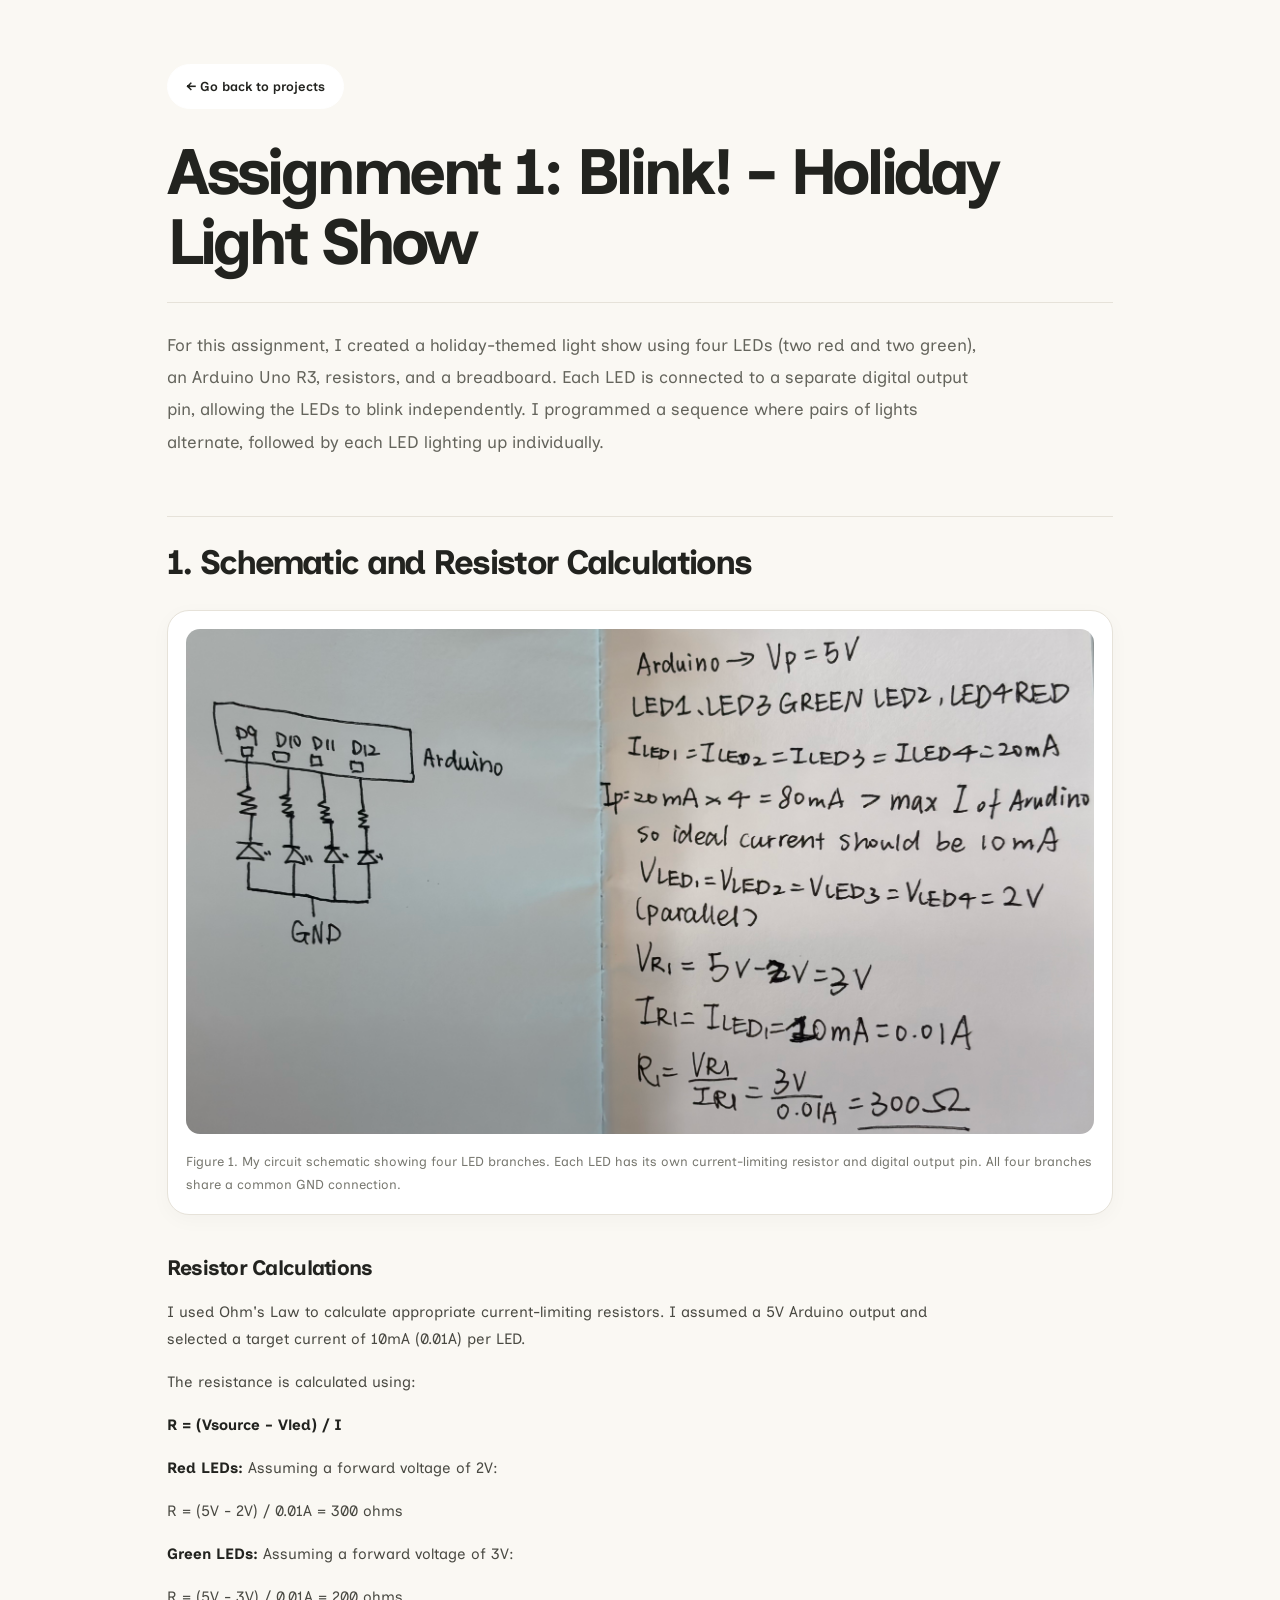
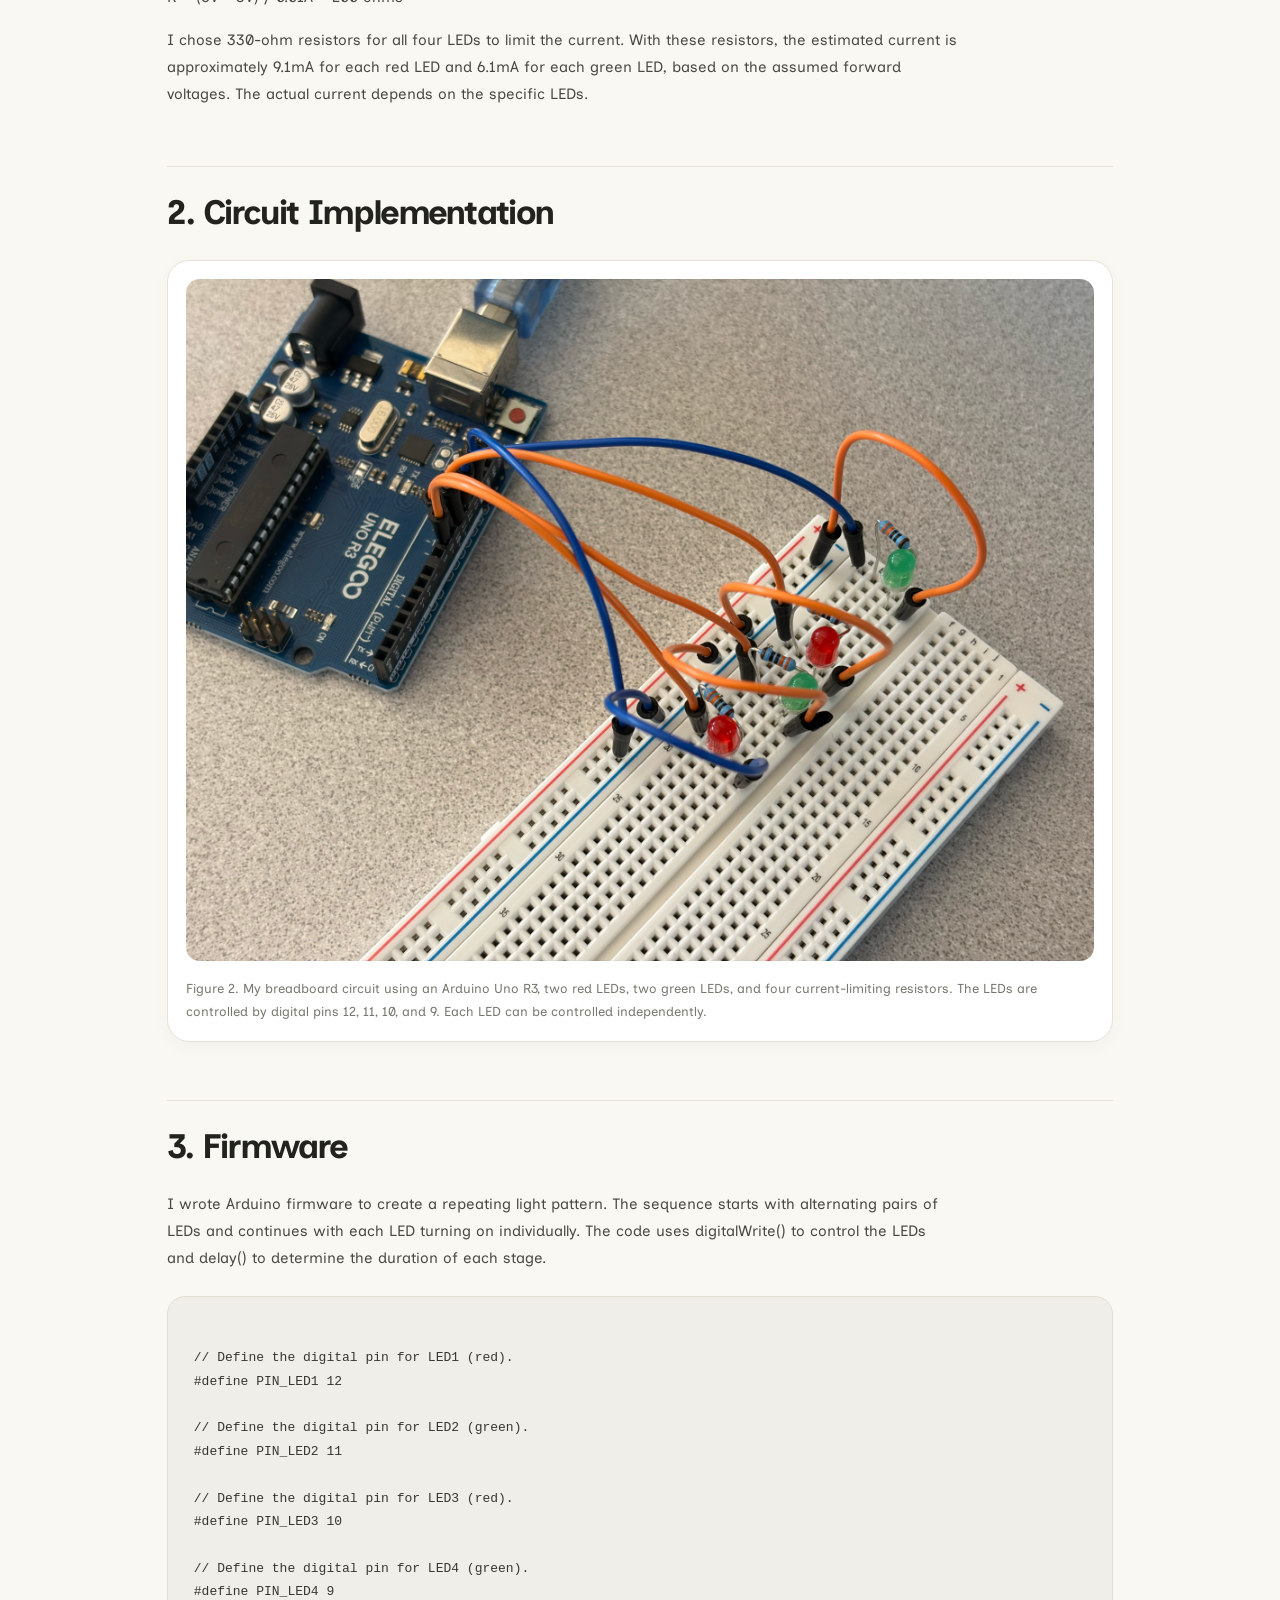
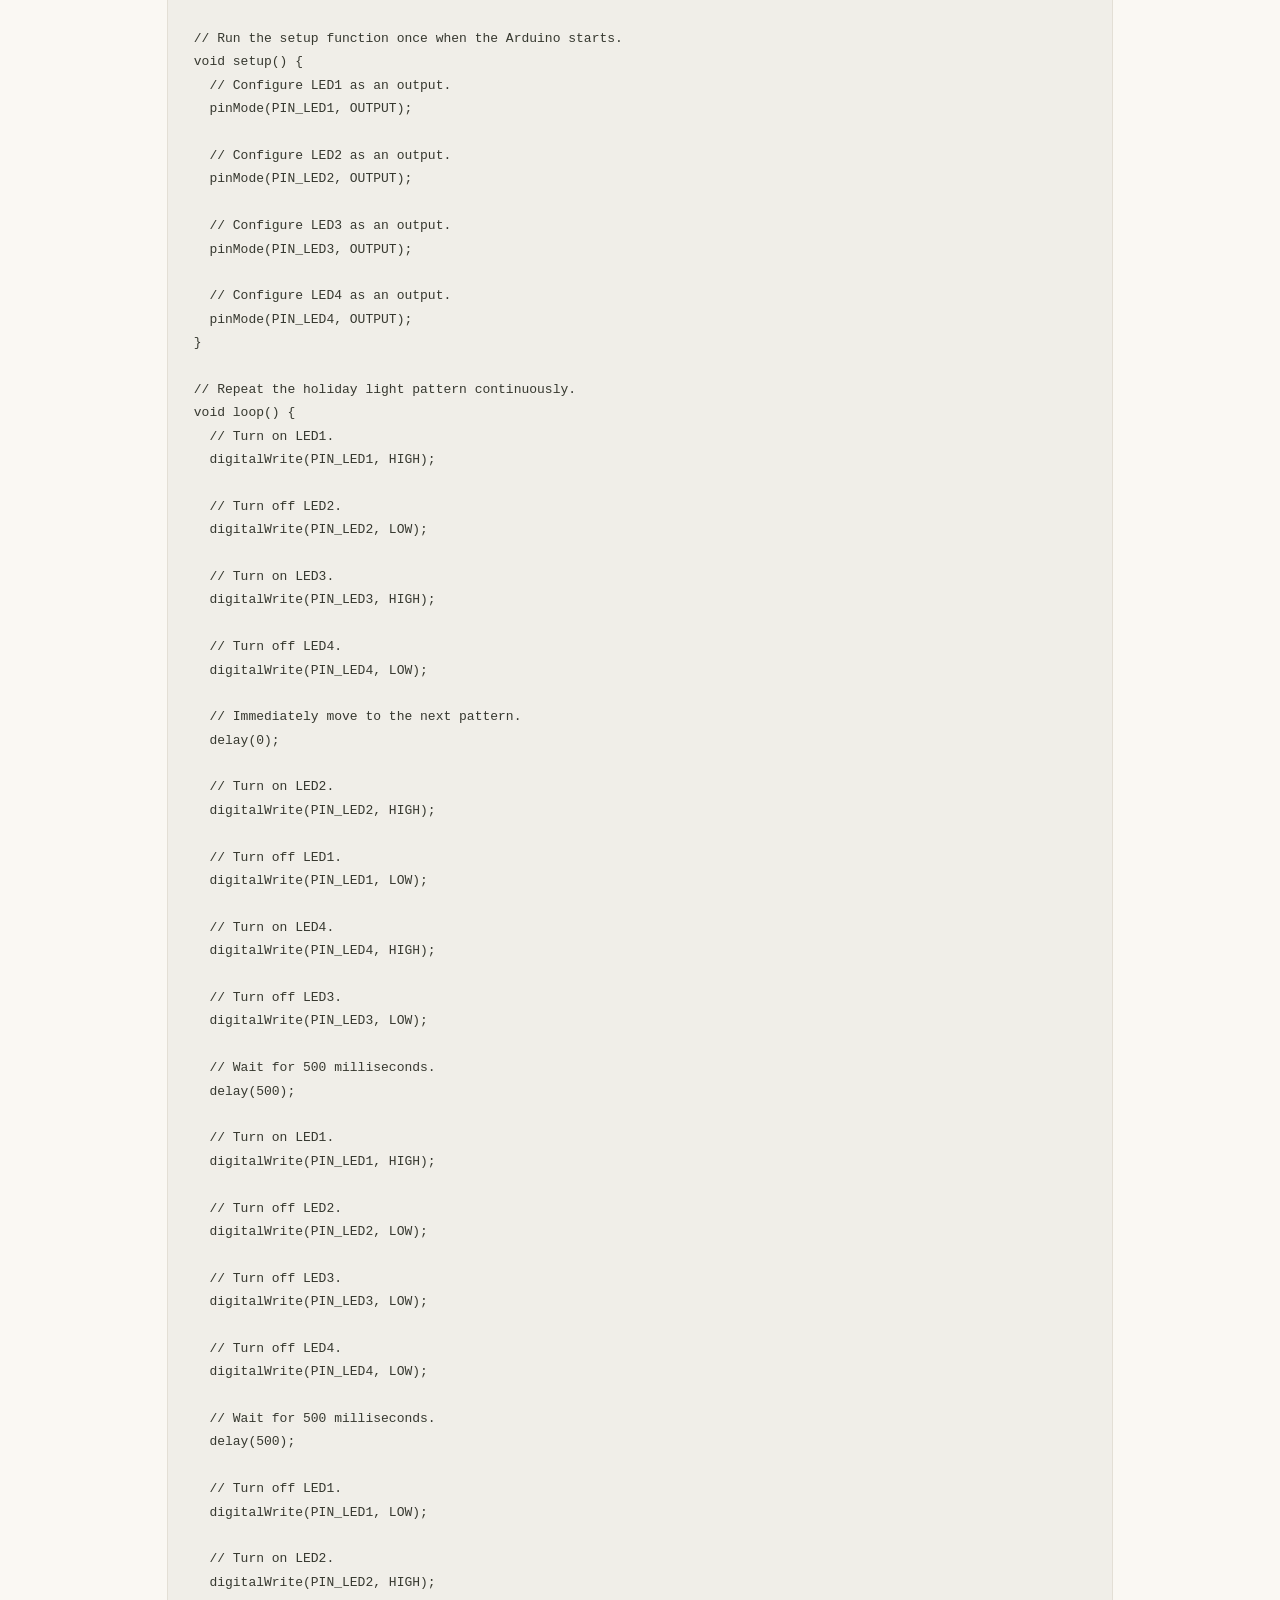
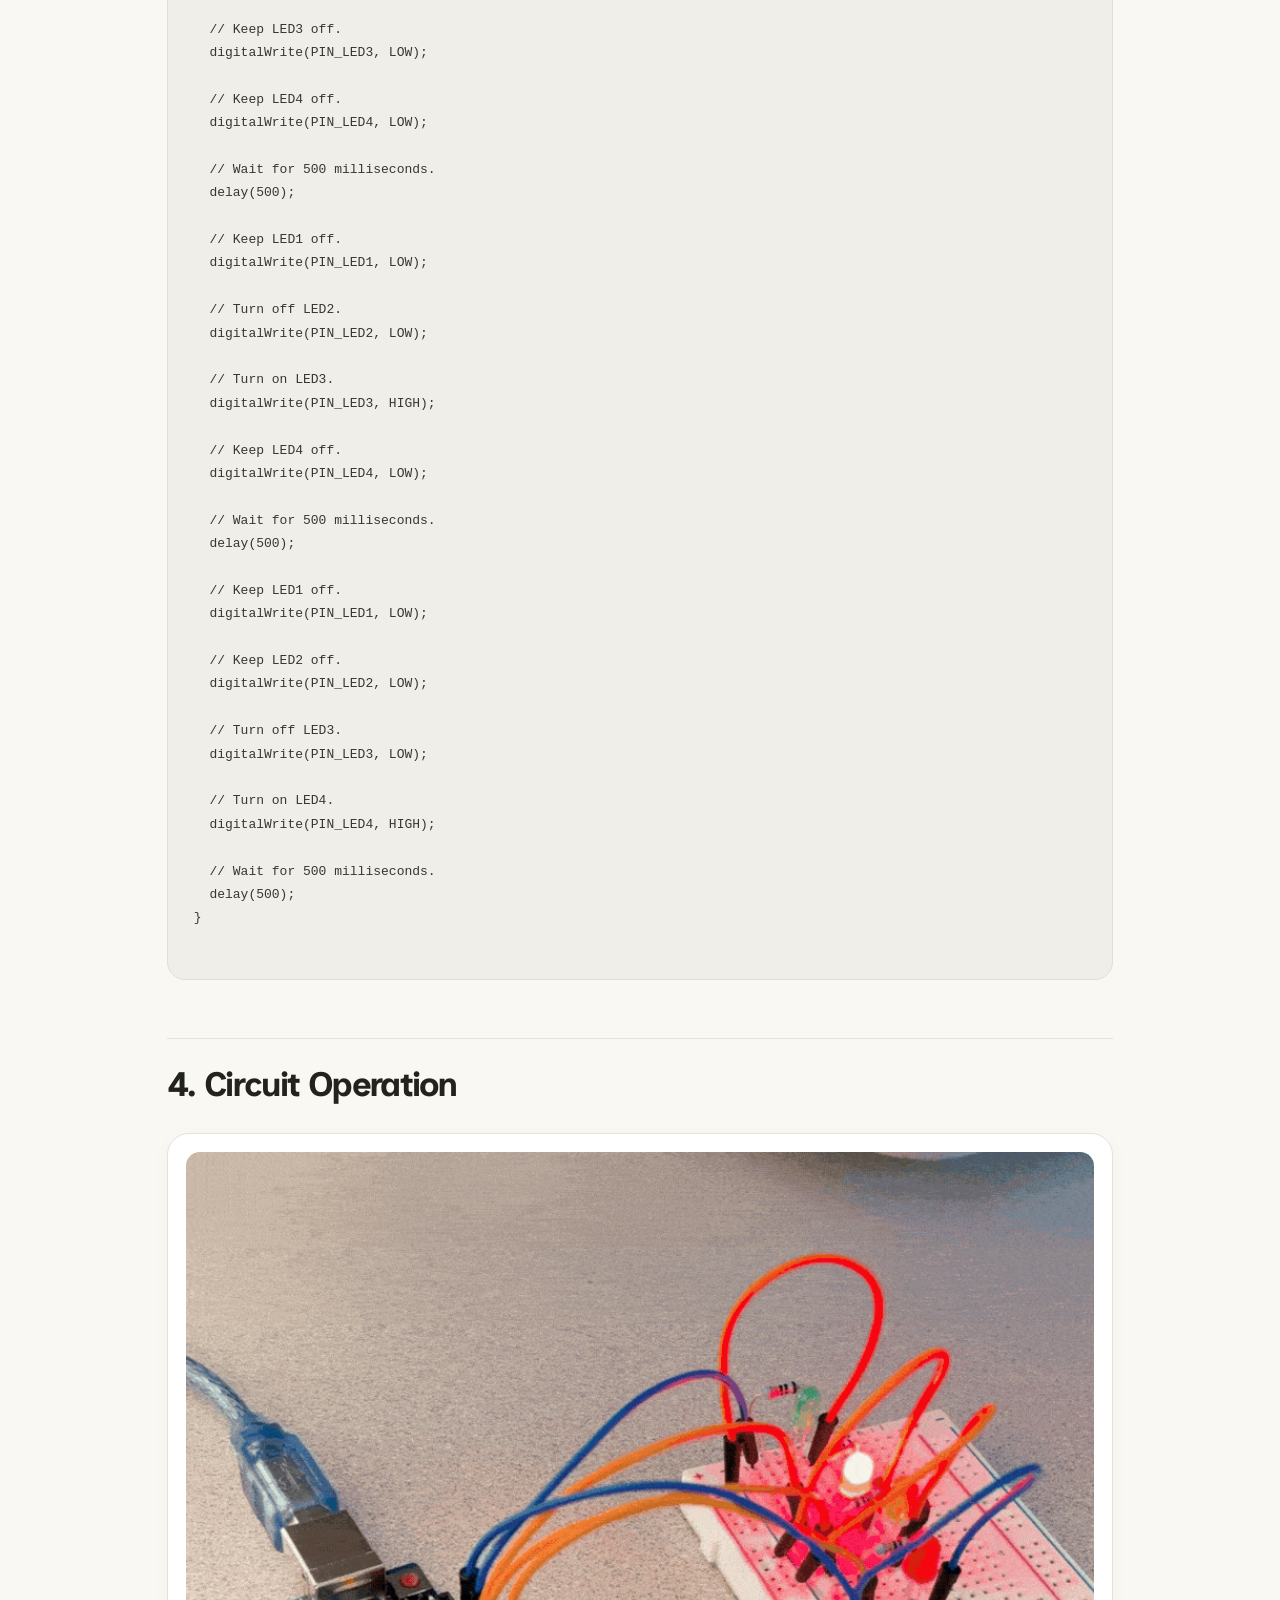
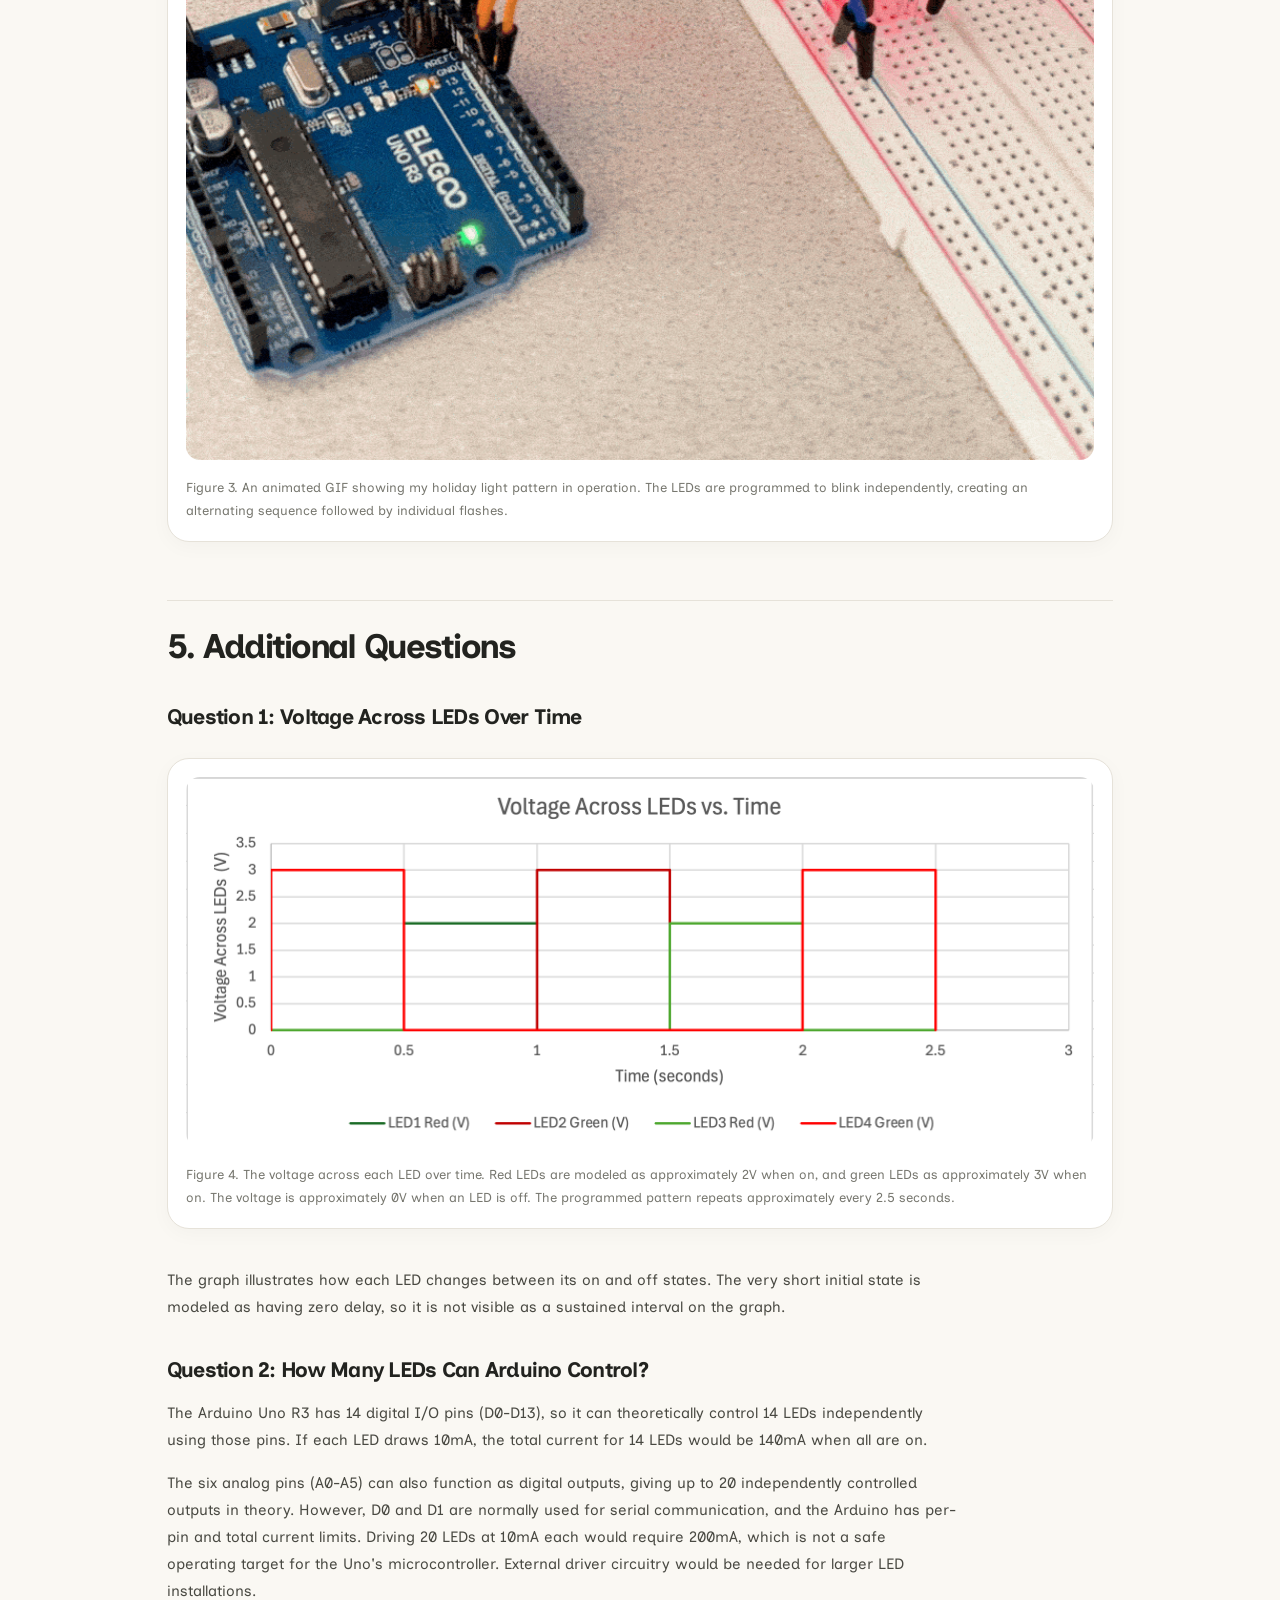
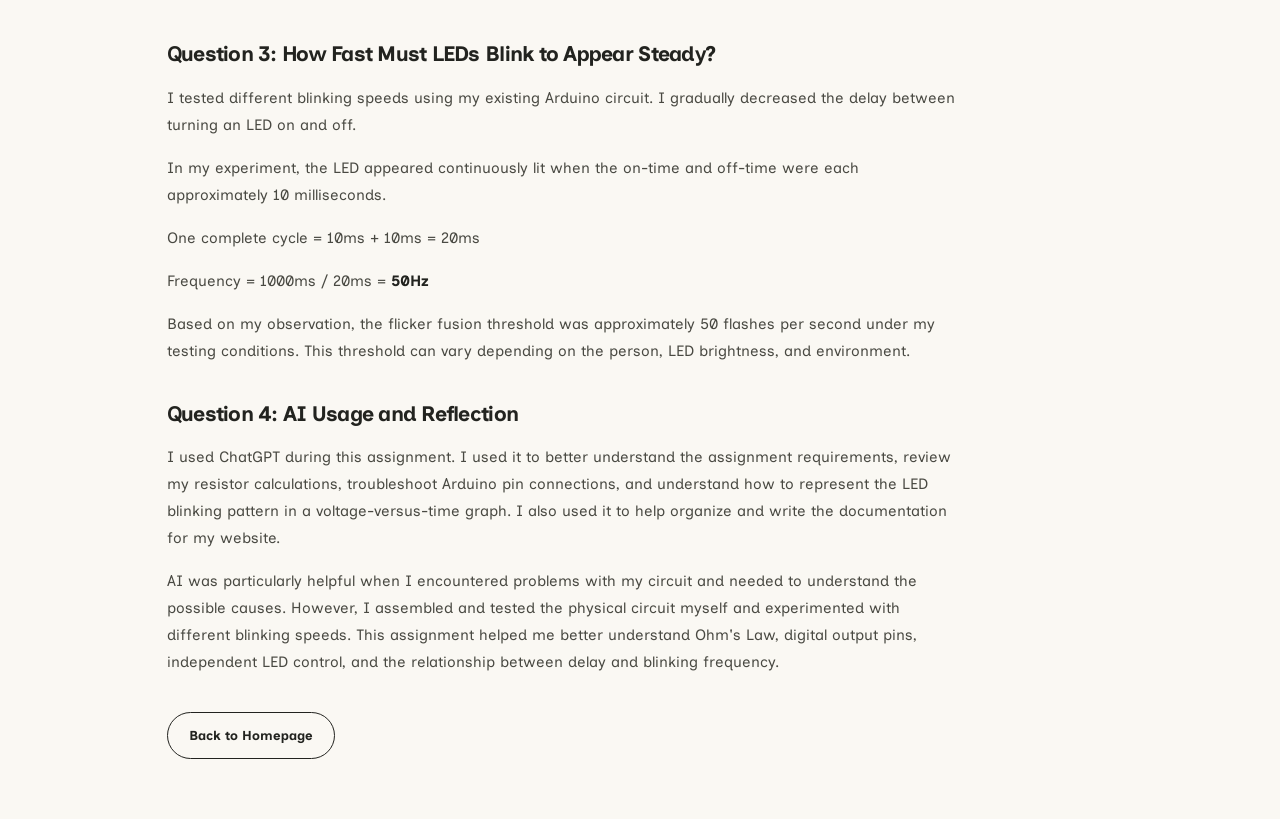
<file: docs/a1.html>
<!DOCTYPE html>
<html lang="en">
  <head>
    <meta charset="utf-8" />
    <meta name="viewport" content="width=device-width, initial-scale=1.0" />

    <title>Assignment 1: Blink! - HCDE 439</title>

    <link href="style.css" rel="stylesheet" type="text/css" />
  </head>

  <body>
    <p class="back-link">
      <a href="index.html">← Go back to projects</a>
    </p>
    
    <h1>Assignment 1: Blink! - Holiday Light Show</h1>

    <div class="header">
      <p>
        For this assignment, I created a holiday-themed light show
        using four LEDs (two red and two green), an Arduino Uno R3,
        resistors, and a breadboard. Each LED is connected to a
        separate digital output pin, allowing the LEDs to blink
        independently. I programmed a sequence where pairs of
        lights alternate, followed by each LED lighting up individually.
      </p>
    </div>

    <h2>1. Schematic and Resistor Calculations</h2>

    <figure>
      <img
        src="schematic.png"
        alt="Schematic of four LEDs connected to Arduino"
        style="max-width: 100%; height: auto;"
      />
      <figcaption>
        Figure 1. My circuit schematic showing four LED branches.
        Each LED has its own current-limiting resistor and digital
        output pin. All four branches share a common GND connection.
      </figcaption>
    </figure>

    <h3>Resistor Calculations</h3>

    <p>
      I used Ohm's Law to calculate appropriate current-limiting
      resistors. I assumed a 5V Arduino output and selected a
      target current of 10mA (0.01A) per LED.
    </p>

    <p>
      The resistance is calculated using:
    </p>

    <p>
      <strong>R = (Vsource - Vled) / I</strong>
    </p>

    <p>
      <strong>Red LEDs:</strong>
      Assuming a forward voltage of 2V:
    </p>

    <p>
      R = (5V - 2V) / 0.01A = 300 ohms
    </p>

    <p>
      <strong>Green LEDs:</strong>
      Assuming a forward voltage of 3V:
    </p>

    <p>
      R = (5V - 3V) / 0.01A = 200 ohms
    </p>

    <p>
      I chose 330-ohm resistors for all four LEDs to limit
      the current. With these resistors, the estimated current
      is approximately 9.1mA for each red LED and 6.1mA
      for each green LED, based on the assumed forward voltages.
      The actual current depends on the specific LEDs.
    </p>

    <h2>2. Circuit Implementation</h2>

    <figure>
      <img src="circuit.png"
           alt="Arduino Uno connected to four LEDs on a breadboard"
           style="max-width: 100%; height: auto;" />
      <figcaption>
        Figure 2. My breadboard circuit using an Arduino Uno R3,
        two red LEDs, two green LEDs, and four current-limiting
        resistors. The LEDs are controlled by digital pins
        12, 11, 10, and 9. Each LED can be controlled independently.
      </figcaption>
    </figure>

    <h2>3. Firmware</h2>

    <p>
      I wrote Arduino firmware to create a repeating light pattern.
      The sequence starts with alternating pairs of LEDs and
      continues with each LED turning on individually.
      The code uses digitalWrite() to control the LEDs and
      delay() to determine the duration of each stage.
    </p>

    <pre><code>
// Define the digital pin for LED1 (red).
#define PIN_LED1 12

// Define the digital pin for LED2 (green).
#define PIN_LED2 11

// Define the digital pin for LED3 (red).
#define PIN_LED3 10

// Define the digital pin for LED4 (green).
#define PIN_LED4 9

// Run the setup function once when the Arduino starts.
void setup() {
  // Configure LED1 as an output.
  pinMode(PIN_LED1, OUTPUT);

  // Configure LED2 as an output.
  pinMode(PIN_LED2, OUTPUT);

  // Configure LED3 as an output.
  pinMode(PIN_LED3, OUTPUT);

  // Configure LED4 as an output.
  pinMode(PIN_LED4, OUTPUT);
}

// Repeat the holiday light pattern continuously.
void loop() {
  // Turn on LED1.
  digitalWrite(PIN_LED1, HIGH);

  // Turn off LED2.
  digitalWrite(PIN_LED2, LOW);

  // Turn on LED3.
  digitalWrite(PIN_LED3, HIGH);

  // Turn off LED4.
  digitalWrite(PIN_LED4, LOW);

  // Immediately move to the next pattern.
  delay(0);

  // Turn on LED2.
  digitalWrite(PIN_LED2, HIGH);

  // Turn off LED1.
  digitalWrite(PIN_LED1, LOW);

  // Turn on LED4.
  digitalWrite(PIN_LED4, HIGH);

  // Turn off LED3.
  digitalWrite(PIN_LED3, LOW);

  // Wait for 500 milliseconds.
  delay(500);

  // Turn on LED1.
  digitalWrite(PIN_LED1, HIGH);

  // Turn off LED2.
  digitalWrite(PIN_LED2, LOW);

  // Turn off LED3.
  digitalWrite(PIN_LED3, LOW);

  // Turn off LED4.
  digitalWrite(PIN_LED4, LOW);

  // Wait for 500 milliseconds.
  delay(500);

  // Turn off LED1.
  digitalWrite(PIN_LED1, LOW);

  // Turn on LED2.
  digitalWrite(PIN_LED2, HIGH);

  // Keep LED3 off.
  digitalWrite(PIN_LED3, LOW);

  // Keep LED4 off.
  digitalWrite(PIN_LED4, LOW);

  // Wait for 500 milliseconds.
  delay(500);

  // Keep LED1 off.
  digitalWrite(PIN_LED1, LOW);

  // Turn off LED2.
  digitalWrite(PIN_LED2, LOW);

  // Turn on LED3.
  digitalWrite(PIN_LED3, HIGH);

  // Keep LED4 off.
  digitalWrite(PIN_LED4, LOW);

  // Wait for 500 milliseconds.
  delay(500);

  // Keep LED1 off.
  digitalWrite(PIN_LED1, LOW);

  // Keep LED2 off.
  digitalWrite(PIN_LED2, LOW);

  // Turn off LED3.
  digitalWrite(PIN_LED3, LOW);

  // Turn on LED4.
  digitalWrite(PIN_LED4, HIGH);

  // Wait for 500 milliseconds.
  delay(500);
}
    </code></pre>

    <h2>4. Circuit Operation</h2>

    <figure>
      <img src="A1Blink-ezgif.com-optimize.gif"
           alt="Animated GIF of the four LEDs blinking"
           style="max-width: 100%; height: auto;" />
      <figcaption>
        Figure 3. An animated GIF showing my holiday light
        pattern in operation. The LEDs are programmed to
        blink independently, creating an alternating sequence
        followed by individual flashes.
      </figcaption>
    </figure>

    <h2>5. Additional Questions</h2>

    <h3>Question 1: Voltage Across LEDs Over Time</h3>

    <figure>
      <img src="voltage-chart.png"
           alt="Voltage versus time graph for all four LEDs"
           style="max-width: 100%; height: auto;" />
      <figcaption>
        Figure 4. The voltage across each LED over time.
        Red LEDs are modeled as approximately 2V when on,
        and green LEDs as approximately 3V when on.
        The voltage is approximately 0V when an LED is off.
        The programmed pattern repeats approximately every
        2.5 seconds.
      </figcaption>
    </figure>

    <p>
      The graph illustrates how each LED changes between
      its on and off states. The very short initial state
      is modeled as having zero delay, so it is not visible
      as a sustained interval on the graph.
    </p>

    <h3>Question 2: How Many LEDs Can Arduino Control?</h3>

    <p>
      The Arduino Uno R3 has 14 digital I/O pins (D0-D13),
      so it can theoretically control 14 LEDs independently
      using those pins. If each LED draws 10mA, the total
      current for 14 LEDs would be 140mA when all are on.
    </p>

    <p>
      The six analog pins (A0-A5) can also function as digital
      outputs, giving up to 20 independently controlled outputs
      in theory. However, D0 and D1 are normally used for
      serial communication, and the Arduino has per-pin and
      total current limits. Driving 20 LEDs at 10mA each
      would require 200mA, which is not a safe operating
      target for the Uno's microcontroller.
      External driver circuitry would be needed for
      larger LED installations.
    </p>

    <h3>Question 3: How Fast Must LEDs Blink to Appear Steady?</h3>

    <p>
      I tested different blinking speeds using my existing
      Arduino circuit. I gradually decreased the delay
      between turning an LED on and off.
    </p>

    <p>
      In my experiment, the LED appeared continuously lit
      when the on-time and off-time were each approximately
      10 milliseconds.
    </p>

    <p>
      One complete cycle = 10ms + 10ms = 20ms
    </p>

    <p>
      Frequency = 1000ms / 20ms = <strong>50Hz</strong>
    </p>

    <p>
      Based on my observation, the flicker fusion threshold
      was approximately 50 flashes per second under my
      testing conditions. This threshold can vary depending
      on the person, LED brightness, and environment.
    </p>

    <h3>Question 4: AI Usage and Reflection</h3>

    <p>
      I used ChatGPT during this assignment.
      I used it to better understand the assignment
      requirements, review my resistor calculations,
      troubleshoot Arduino pin connections, and understand
      how to represent the LED blinking pattern in a
      voltage-versus-time graph. I also used it to help
      organize and write the documentation for my website.
    </p>

    <p>
      AI was particularly helpful when I encountered
      problems with my circuit and needed to understand
      the possible causes. However, I assembled and tested
      the physical circuit myself and experimented with
      different blinking speeds. This assignment helped me
      better understand Ohm's Law, digital output pins,
      independent LED control, and the relationship
      between delay and blinking frequency.
    </p>

    <p>
      <a href="index.html">Back to Homepage</a>
    </p>

  </body>
</html>
</file>
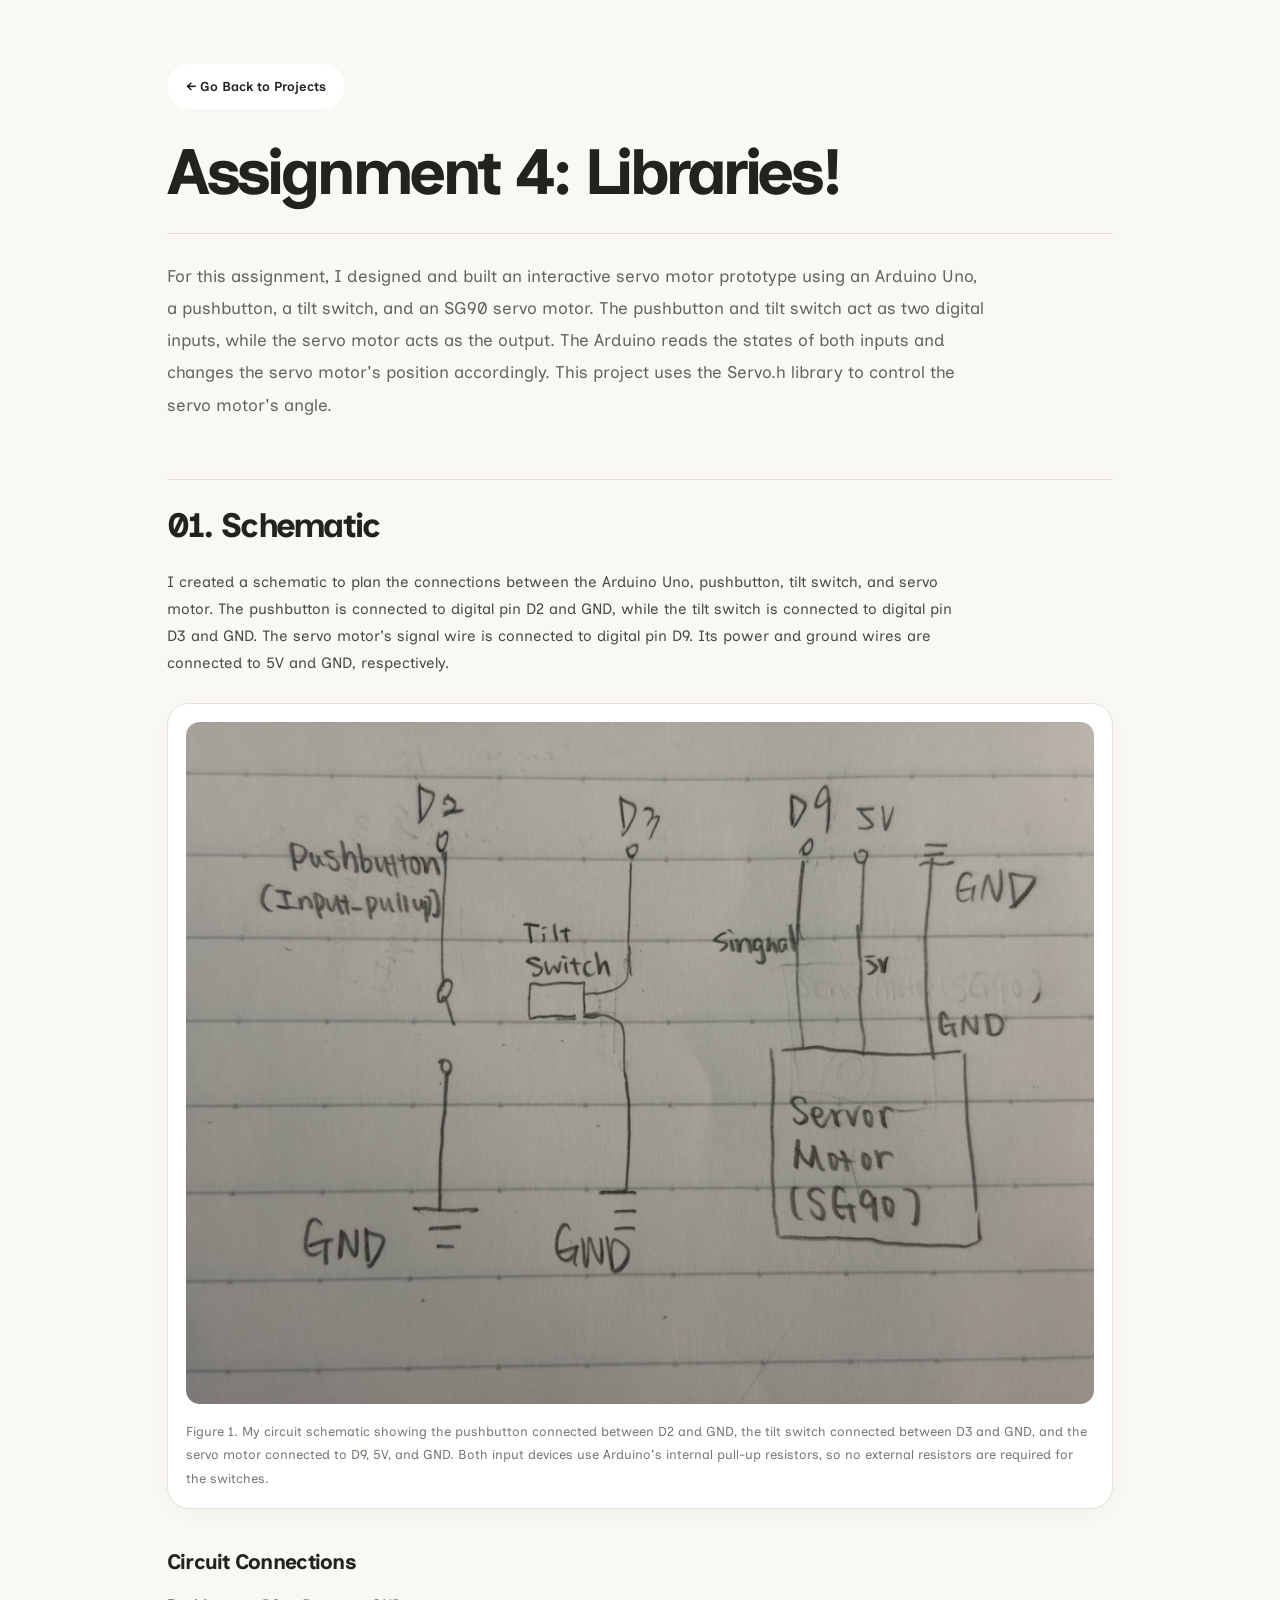
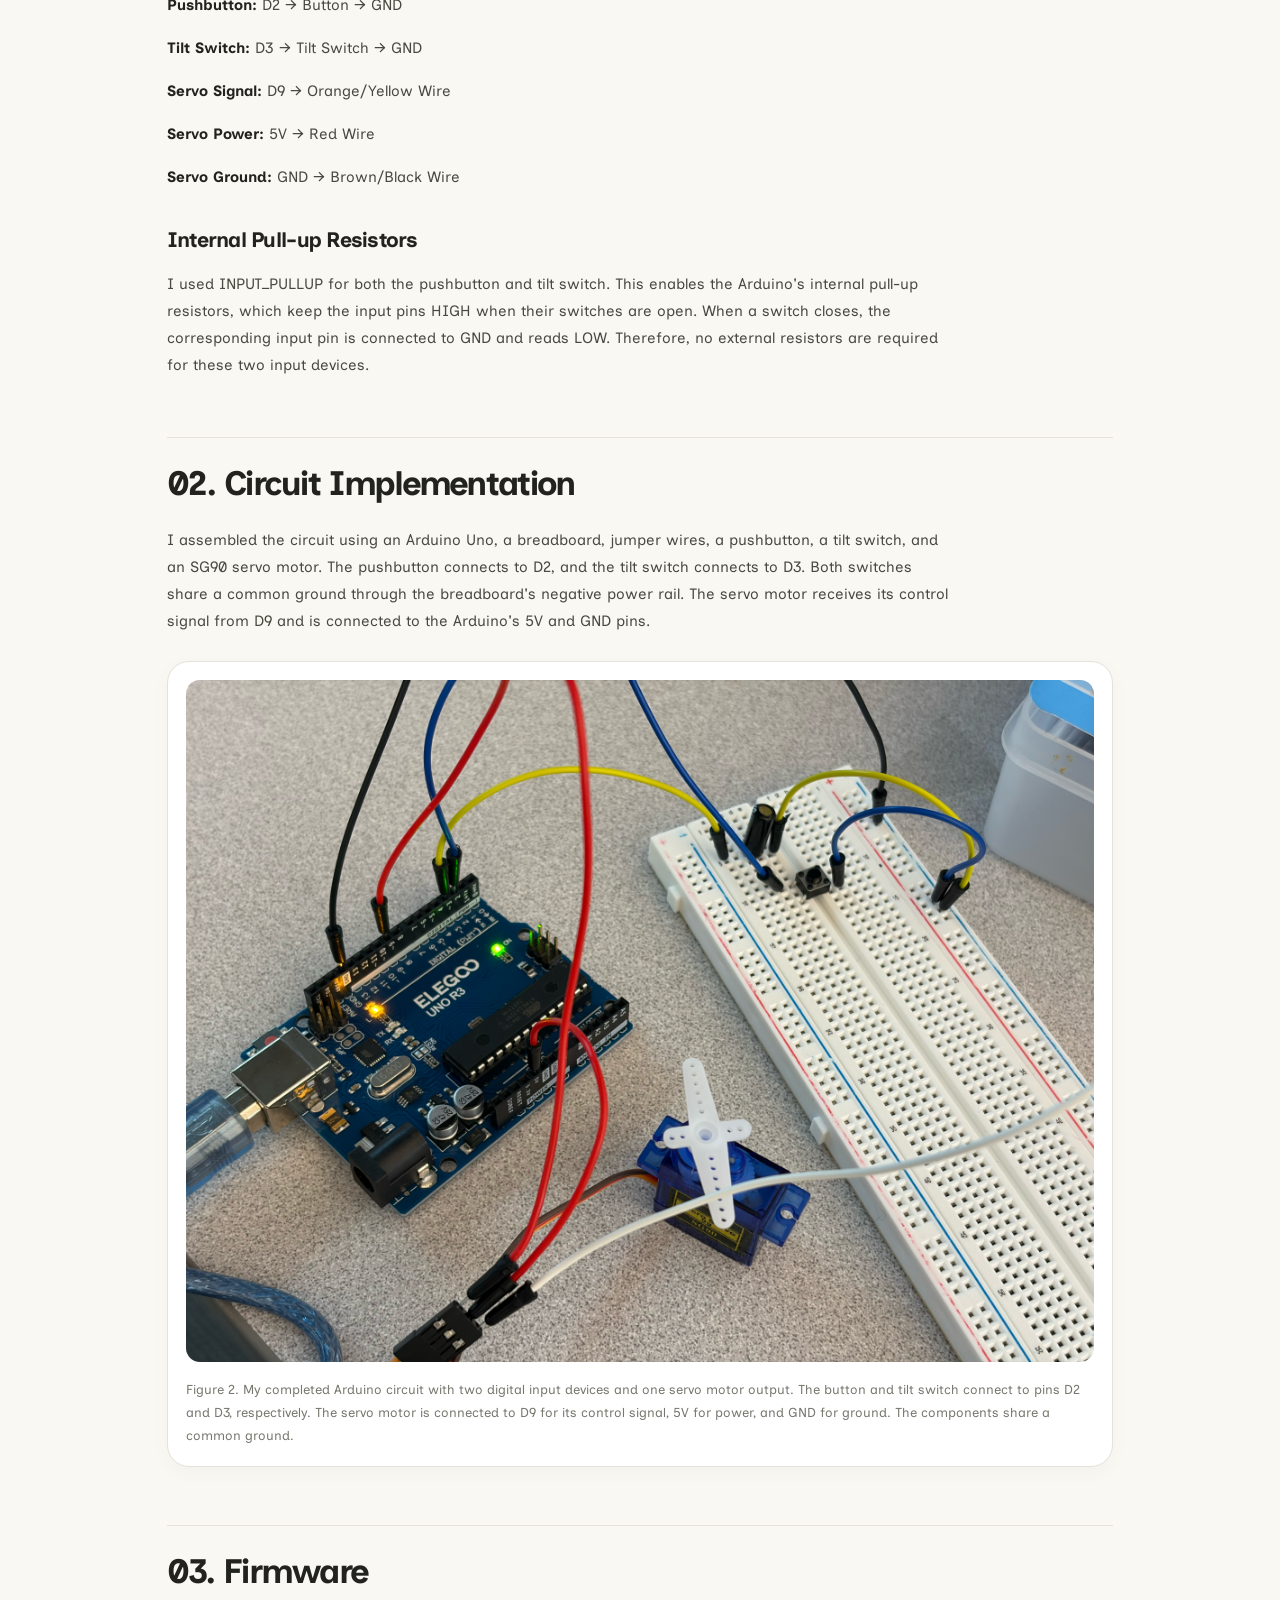
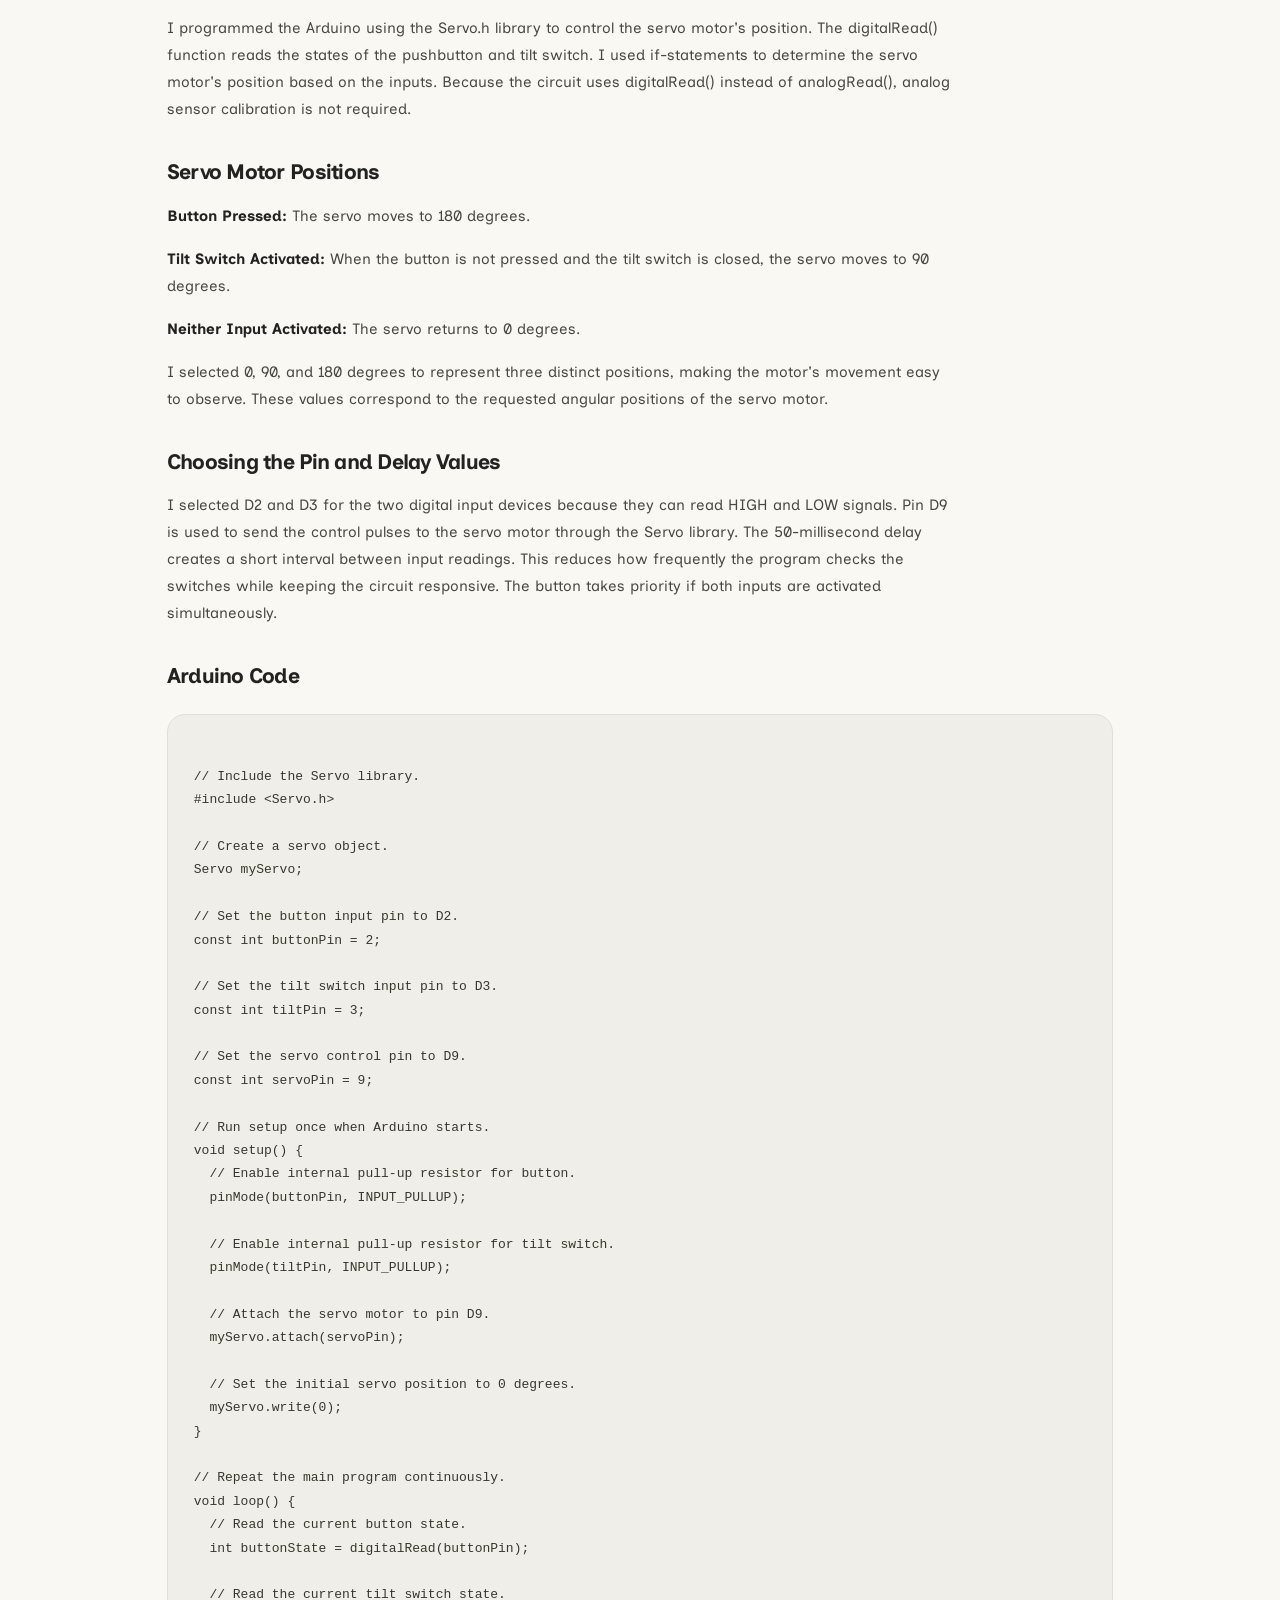
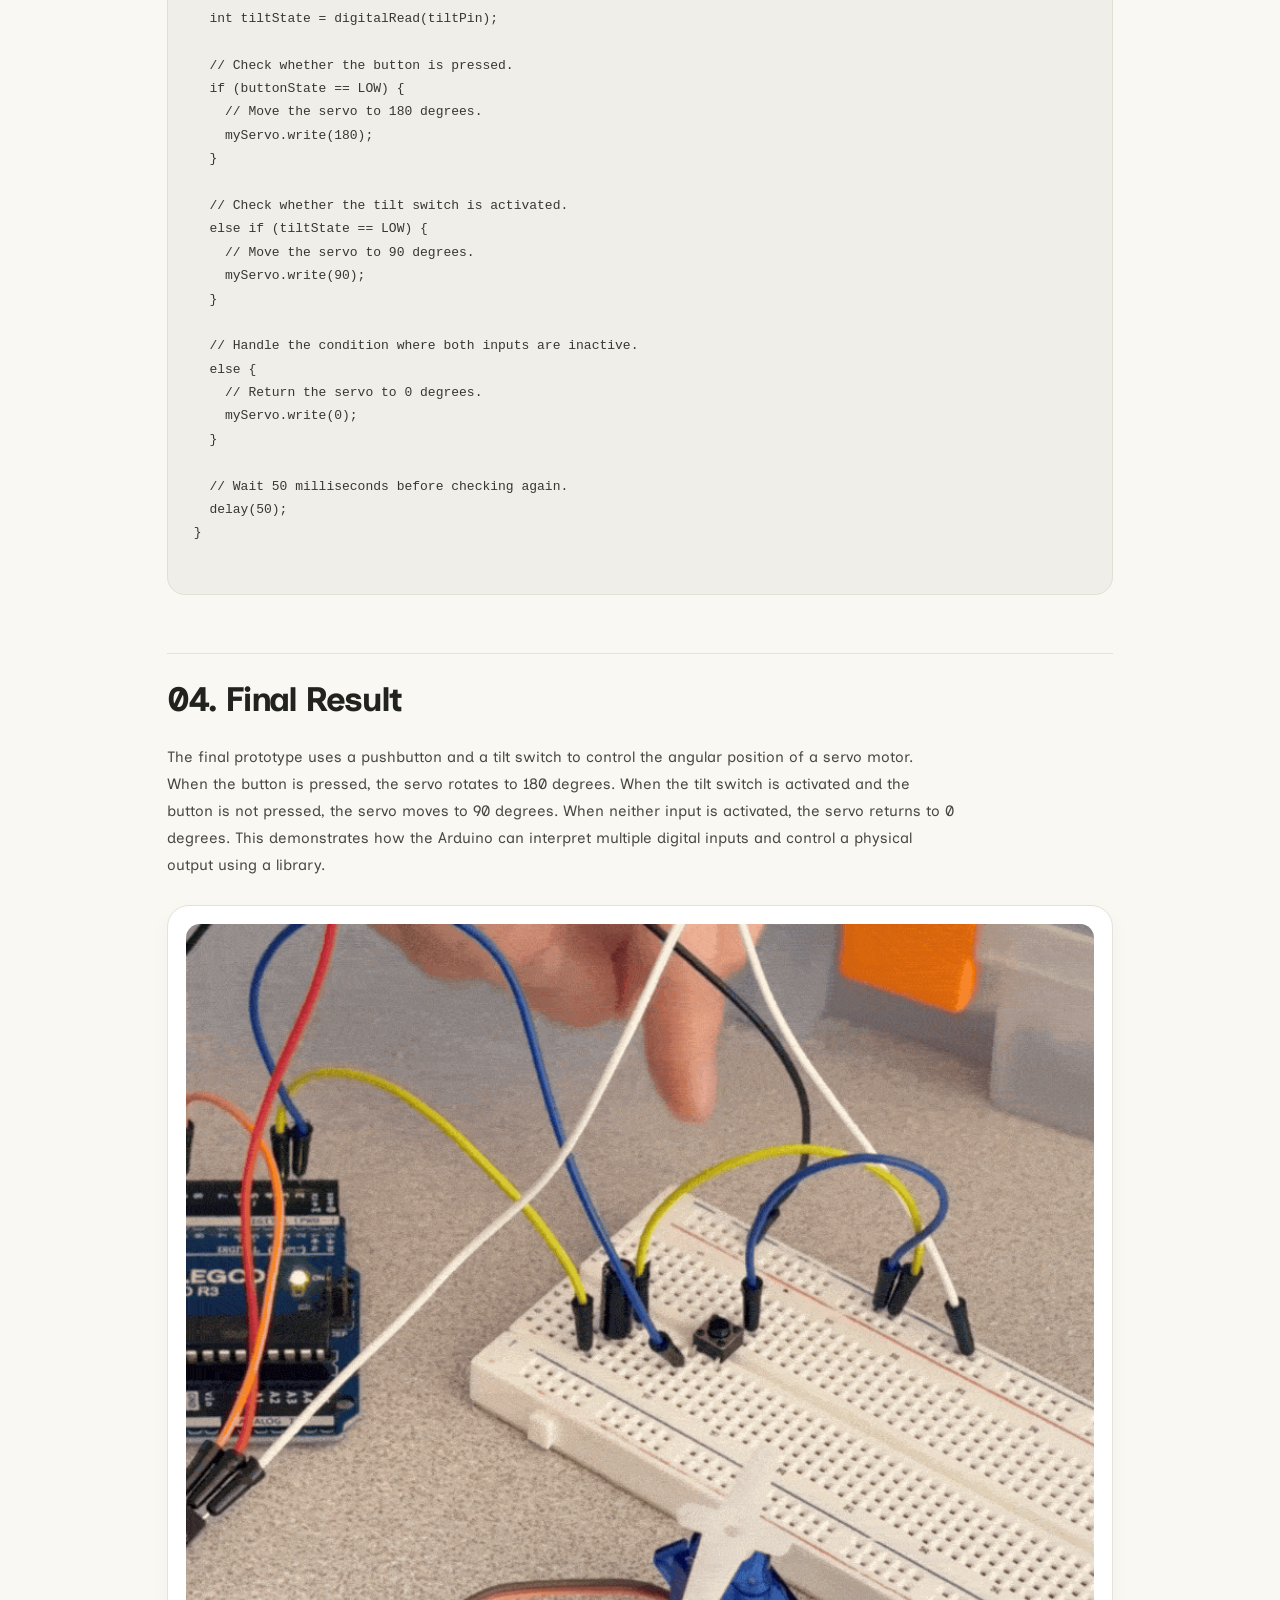
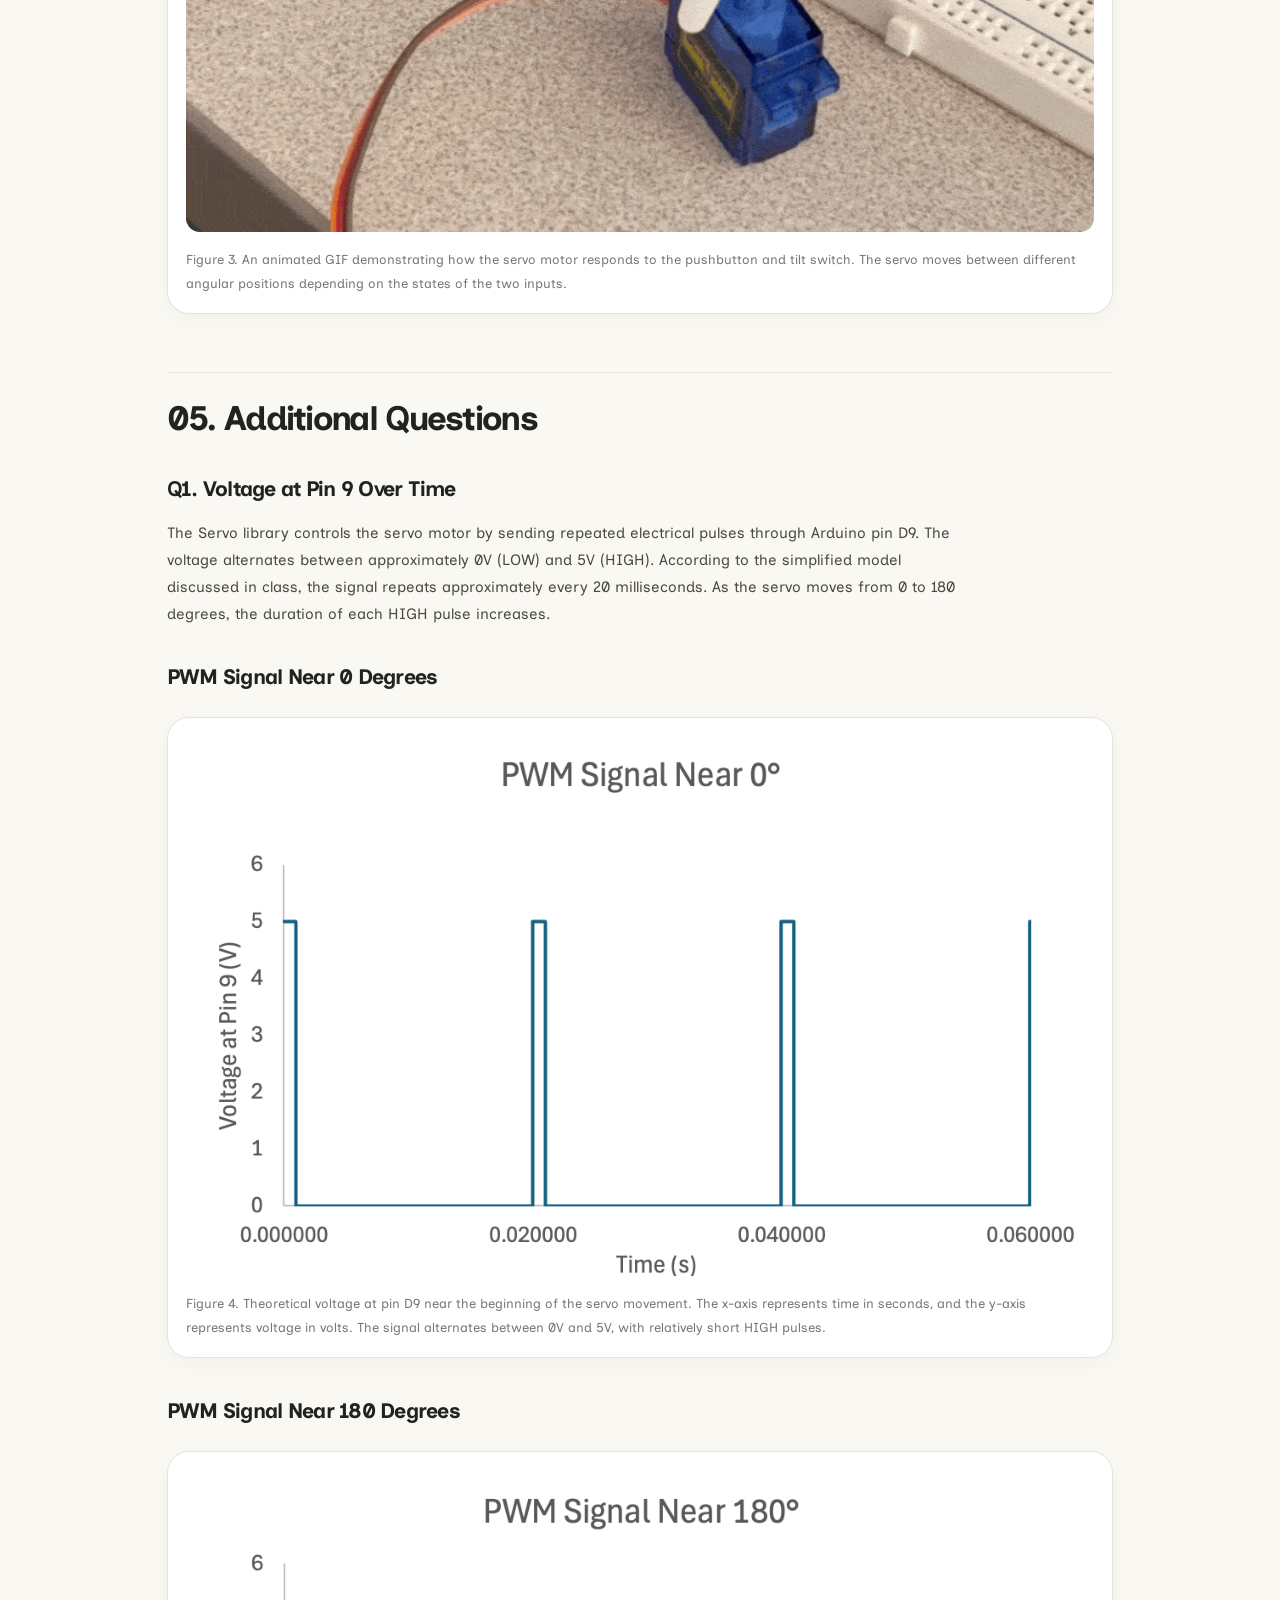
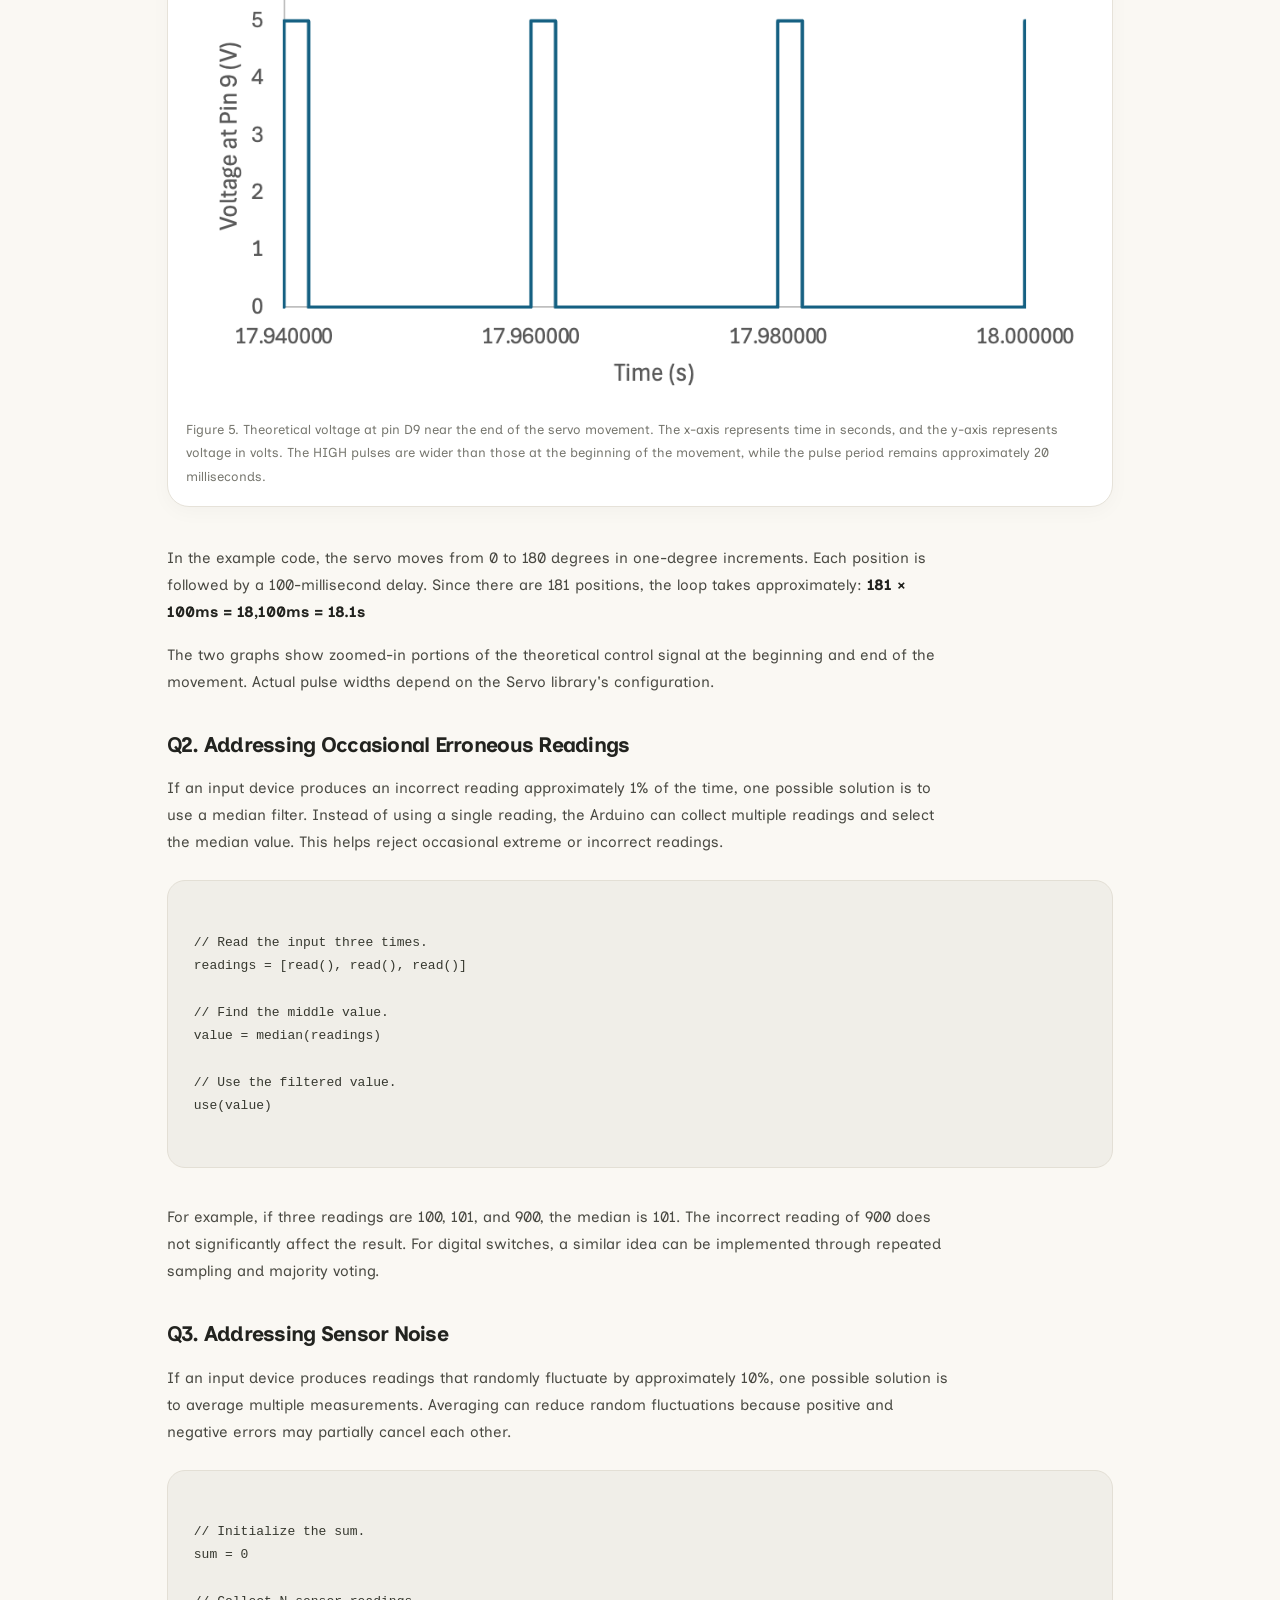
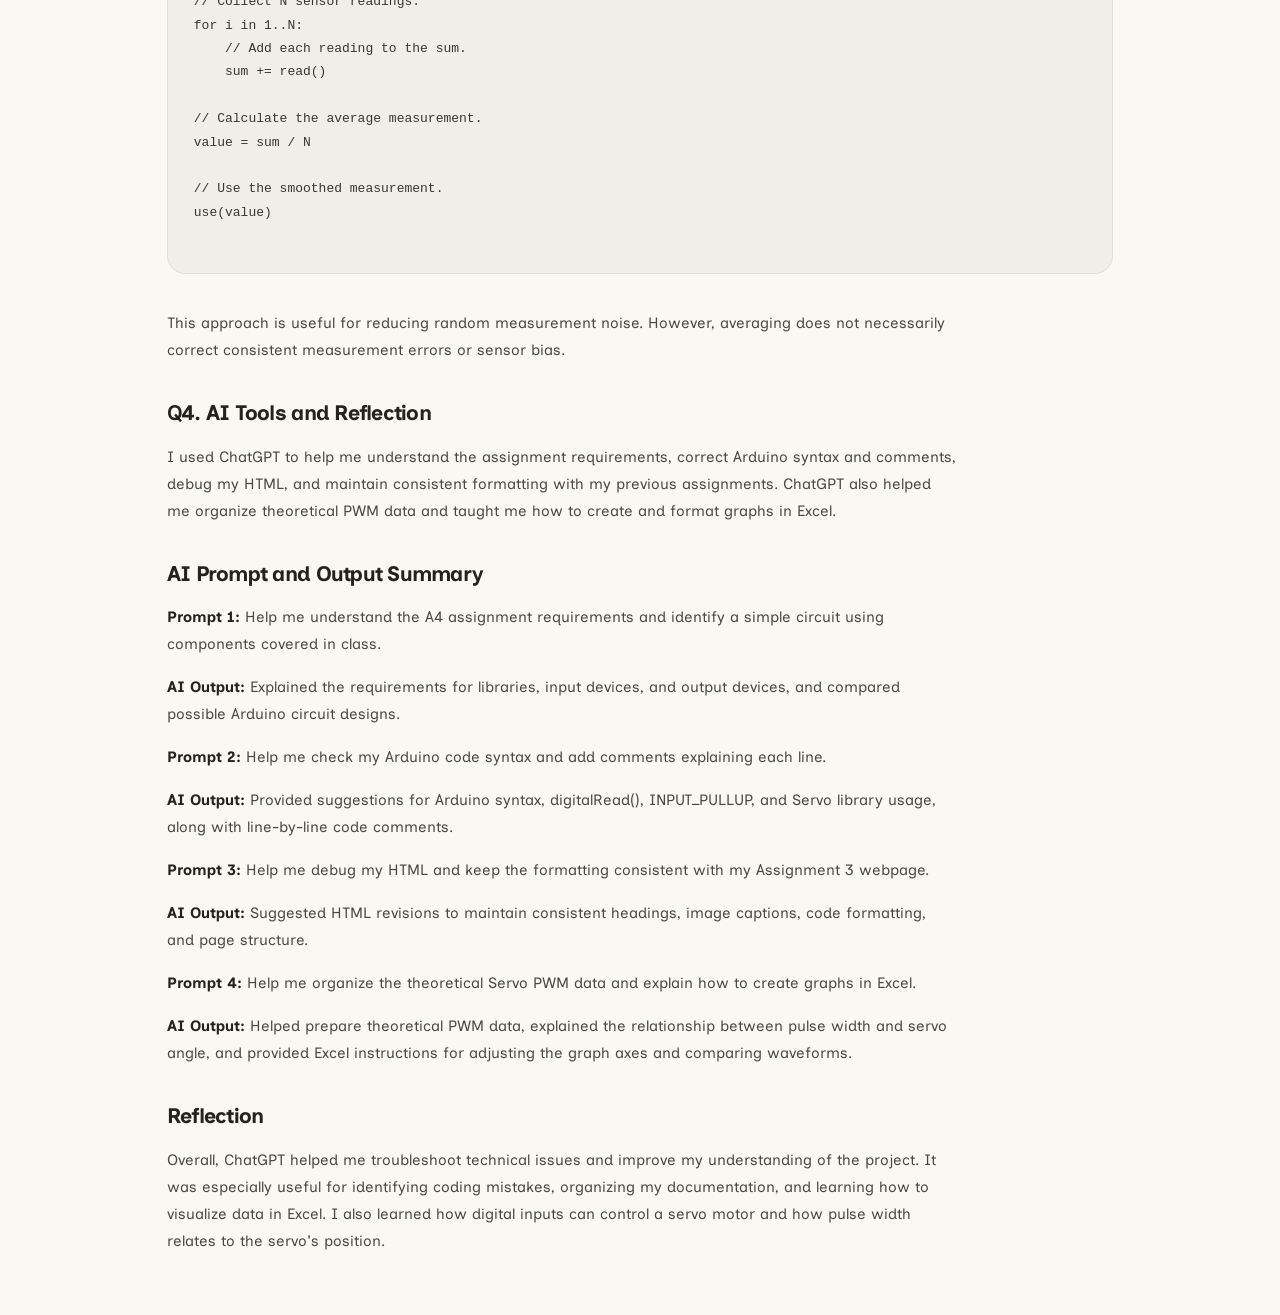
<file: docs/a4.html>
<!DOCTYPE html>
<html lang="en">
  <head>
    <meta charset="utf-8" />
    <meta
      name="viewport"
      content="width=device-width, initial-scale=1.0"
    />

    <title>Assignment 4: Libraries! - HCDE 439</title>

    <link
      href="style.css"
      rel="stylesheet"
      type="text/css"
    />
  </head>

  <body>

    <!-- Back to homepage -->
    <p class="back-link">
      <a href="index.html">← Go Back to Projects</a>
    </p>

    <h1>Assignment 4: Libraries!</h1>

    <!-- Project Overview -->
    <div class="header">
      <p>
        For this assignment, I designed and built
        an interactive servo motor prototype using
        an Arduino Uno, a pushbutton, a tilt switch,
        and an SG90 servo motor.

        The pushbutton and tilt switch act as two
        digital inputs, while the servo motor acts
        as the output.

        The Arduino reads the states of both inputs
        and changes the servo motor's position
        accordingly.

        This project uses the Servo.h library to
        control the servo motor's angle.
      </p>
    </div>


    <!-- =====================================
         SECTION 1: SCHEMATIC
         ===================================== -->

    <h2>01. Schematic</h2>

    <p>
      I created a schematic to plan the connections
      between the Arduino Uno, pushbutton, tilt
      switch, and servo motor.

      The pushbutton is connected to digital pin D2
      and GND, while the tilt switch is connected
      to digital pin D3 and GND.

      The servo motor's signal wire is connected
      to digital pin D9. Its power and ground wires
      are connected to 5V and GND, respectively.
    </p>

    <figure>
      <img
        src="A4 Schematic.png"
        alt="Arduino schematic with button, tilt switch, and servo motor"
      />

      <figcaption>
        Figure 1. My circuit schematic showing
        the pushbutton connected between D2 and GND,
        the tilt switch connected between D3 and GND,
        and the servo motor connected to D9, 5V,
        and GND.

        Both input devices use Arduino's internal
        pull-up resistors, so no external resistors
        are required for the switches.
      </figcaption>
    </figure>


    <!-- Circuit Connections -->

    <h3>Circuit Connections</h3>

    <p>
      <strong>Pushbutton:</strong>
      D2 → Button → GND
    </p>

    <p>
      <strong>Tilt Switch:</strong>
      D3 → Tilt Switch → GND
    </p>

    <p>
      <strong>Servo Signal:</strong>
      D9 → Orange/Yellow Wire
    </p>

    <p>
      <strong>Servo Power:</strong>
      5V → Red Wire
    </p>

    <p>
      <strong>Servo Ground:</strong>
      GND → Brown/Black Wire
    </p>


    <!-- Internal Pull-up Resistors -->

    <h3>Internal Pull-up Resistors</h3>

    <p>
      I used INPUT_PULLUP for both the pushbutton
      and tilt switch.

      This enables the Arduino's internal pull-up
      resistors, which keep the input pins HIGH
      when their switches are open.

      When a switch closes, the corresponding input
      pin is connected to GND and reads LOW.

      Therefore, no external resistors are required
      for these two input devices.
    </p>


    <!-- =====================================
         SECTION 2: CIRCUIT
         ===================================== -->

    <h2>02. Circuit Implementation</h2>

    <p>
      I assembled the circuit using an Arduino Uno,
      a breadboard, jumper wires, a pushbutton,
      a tilt switch, and an SG90 servo motor.

      The pushbutton connects to D2, and the
      tilt switch connects to D3.

      Both switches share a common ground through
      the breadboard's negative power rail.

      The servo motor receives its control signal
      from D9 and is connected to the Arduino's
      5V and GND pins.
    </p>

    <figure>
      <img
        src="A4 Circuit.png"
        alt="Arduino Uno circuit with pushbutton, tilt switch, and servo motor"
      />

      <figcaption>
        Figure 2. My completed Arduino circuit
        with two digital input devices and
        one servo motor output.

        The button and tilt switch connect to
        pins D2 and D3, respectively.

        The servo motor is connected to D9 for
        its control signal, 5V for power,
        and GND for ground.

        The components share a common ground.
      </figcaption>
    </figure>


    <!-- =====================================
         SECTION 3: FIRMWARE
         ===================================== -->

    <h2>03. Firmware</h2>

    <p>
      I programmed the Arduino using the Servo.h
      library to control the servo motor's position.

      The digitalRead() function reads the states
      of the pushbutton and tilt switch.

      I used if-statements to determine the servo
      motor's position based on the inputs.

      Because the circuit uses digitalRead()
      instead of analogRead(), analog sensor
      calibration is not required.
    </p>


    <!-- Servo Positions -->

    <h3>Servo Motor Positions</h3>

    <p>
      <strong>Button Pressed:</strong>
      The servo moves to 180 degrees.
    </p>

    <p>
      <strong>Tilt Switch Activated:</strong>
      When the button is not pressed and the
      tilt switch is closed, the servo moves
      to 90 degrees.
    </p>

    <p>
      <strong>Neither Input Activated:</strong>
      The servo returns to 0 degrees.
    </p>

    <p>
      I selected 0, 90, and 180 degrees to
      represent three distinct positions,
      making the motor's movement easy to observe.

      These values correspond to the requested
      angular positions of the servo motor.
    </p>


    <!-- Pin and Delay Values -->

    <h3>Choosing the Pin and Delay Values</h3>

    <p>
      I selected D2 and D3 for the two digital
      input devices because they can read
      HIGH and LOW signals.

      Pin D9 is used to send the control pulses
      to the servo motor through the Servo library.

      The 50-millisecond delay creates a short
      interval between input readings.

      This reduces how frequently the program
      checks the switches while keeping the
      circuit responsive.

      The button takes priority if both inputs
      are activated simultaneously.
    </p>


    <!-- Arduino Code -->

    <h3>Arduino Code</h3>

    <pre><code>
// Include the Servo library.
#include &lt;Servo.h&gt;

// Create a servo object.
Servo myServo;

// Set the button input pin to D2.
const int buttonPin = 2;

// Set the tilt switch input pin to D3.
const int tiltPin = 3;

// Set the servo control pin to D9.
const int servoPin = 9;

// Run setup once when Arduino starts.
void setup() {
  // Enable internal pull-up resistor for button.
  pinMode(buttonPin, INPUT_PULLUP);

  // Enable internal pull-up resistor for tilt switch.
  pinMode(tiltPin, INPUT_PULLUP);

  // Attach the servo motor to pin D9.
  myServo.attach(servoPin);

  // Set the initial servo position to 0 degrees.
  myServo.write(0);
}

// Repeat the main program continuously.
void loop() {
  // Read the current button state.
  int buttonState = digitalRead(buttonPin);

  // Read the current tilt switch state.
  int tiltState = digitalRead(tiltPin);

  // Check whether the button is pressed.
  if (buttonState == LOW) {
    // Move the servo to 180 degrees.
    myServo.write(180);
  }

  // Check whether the tilt switch is activated.
  else if (tiltState == LOW) {
    // Move the servo to 90 degrees.
    myServo.write(90);
  }

  // Handle the condition where both inputs are inactive.
  else {
    // Return the servo to 0 degrees.
    myServo.write(0);
  }

  // Wait 50 milliseconds before checking again.
  delay(50);
}
    </code></pre>


    <!-- =====================================
         SECTION 4: FINAL RESULT
         ===================================== -->

    <h2>04. Final Result</h2>

    <p>
      The final prototype uses a pushbutton and
      a tilt switch to control the angular
      position of a servo motor.

      When the button is pressed, the servo
      rotates to 180 degrees.

      When the tilt switch is activated and the
      button is not pressed, the servo moves
      to 90 degrees.

      When neither input is activated, the
      servo returns to 0 degrees.

      This demonstrates how the Arduino can
      interpret multiple digital inputs and
      control a physical output using a library.
    </p>

    <figure>
      <img
        src="A4.gif"
        alt="Animated GIF demonstrating servo motor movement"
      />

      <figcaption>
        Figure 3. An animated GIF demonstrating
        how the servo motor responds to the
        pushbutton and tilt switch.

        The servo moves between different
        angular positions depending on
        the states of the two inputs.
      </figcaption>
    </figure>


    <!-- =====================================
         SECTION 5: ADDITIONAL QUESTIONS
         ===================================== -->

    <h2>05. Additional Questions</h2>


    <!-- Question 1 -->

    <h3>Q1. Voltage at Pin 9 Over Time</h3>

    <p>
      The Servo library controls the servo motor
      by sending repeated electrical pulses
      through Arduino pin D9.

      The voltage alternates between approximately
      0V (LOW) and 5V (HIGH).

      According to the simplified model discussed
      in class, the signal repeats approximately
      every 20 milliseconds.

      As the servo moves from 0 to 180 degrees,
      the duration of each HIGH pulse increases.
    </p>

    <h3>PWM Signal Near 0 Degrees</h3>

    <figure>
      <img
        src="A4 PWM Signal Near 0.png"
        alt="Theoretical servo PWM voltage near 0 degrees"
      />

      <figcaption>
        Figure 4. Theoretical voltage at pin D9
        near the beginning of the servo movement.

        The x-axis represents time in seconds,
        and the y-axis represents voltage in volts.

        The signal alternates between 0V and 5V,
        with relatively short HIGH pulses.
      </figcaption>
    </figure>


    <h3>PWM Signal Near 180 Degrees</h3>

    <figure>
      <img
        src="A4 PWM Signal Near 180.png"
        alt="Theoretical servo PWM voltage near 180 degrees"
      />

      <figcaption>
        Figure 5. Theoretical voltage at pin D9
        near the end of the servo movement.

        The x-axis represents time in seconds,
        and the y-axis represents voltage in volts.

        The HIGH pulses are wider than those
        at the beginning of the movement,
        while the pulse period remains
        approximately 20 milliseconds.
      </figcaption>
    </figure>

    <p>
      In the example code, the servo moves from
      0 to 180 degrees in one-degree increments.

      Each position is followed by a
      100-millisecond delay.

      Since there are 181 positions,
      the loop takes approximately:

      <strong>181 × 100ms = 18,100ms = 18.1s</strong>
    </p>

    <p>
      The two graphs show zoomed-in portions
      of the theoretical control signal at
      the beginning and end of the movement.

      Actual pulse widths depend on the
      Servo library's configuration.
    </p>


    <!-- Question 2 -->

    <h3>Q2. Addressing Occasional Erroneous Readings</h3>

    <p>
      If an input device produces an incorrect
      reading approximately 1% of the time,
      one possible solution is to use
      a median filter.

      Instead of using a single reading,
      the Arduino can collect multiple
      readings and select the median value.

      This helps reject occasional
      extreme or incorrect readings.
    </p>

    <pre><code>
// Read the input three times.
readings = [read(), read(), read()]

// Find the middle value.
value = median(readings)

// Use the filtered value.
use(value)
    </code></pre>

    <p>
      For example, if three readings are
      100, 101, and 900, the median is 101.

      The incorrect reading of 900 does not
      significantly affect the result.

      For digital switches, a similar idea
      can be implemented through repeated
      sampling and majority voting.
    </p>


    <!-- Question 3 -->

    <h3>Q3. Addressing Sensor Noise</h3>

    <p>
      If an input device produces readings
      that randomly fluctuate by approximately
      10%, one possible solution is
      to average multiple measurements.

      Averaging can reduce random fluctuations
      because positive and negative errors
      may partially cancel each other.
    </p>

    <pre><code>
// Initialize the sum.
sum = 0

// Collect N sensor readings.
for i in 1..N:
    // Add each reading to the sum.
    sum += read()

// Calculate the average measurement.
value = sum / N

// Use the smoothed measurement.
use(value)
    </code></pre>

    <p>
      This approach is useful for reducing
      random measurement noise.

      However, averaging does not necessarily
      correct consistent measurement errors
      or sensor bias.
    </p>



    <!-- Question 4 -->

    <h3>Q4. AI Tools and Reflection</h3>

    <p>
    I used ChatGPT to help me understand the assignment
    requirements, correct Arduino syntax and comments,
    debug my HTML, and maintain consistent formatting
    with my previous assignments.

    ChatGPT also helped me organize theoretical PWM
    data and taught me how to create and format
    graphs in Excel.
    </p>

    <h3>AI Prompt and Output Summary</h3>

    <p>
    <strong>Prompt 1:</strong>
    Help me understand the A4 assignment requirements
    and identify a simple circuit using components
    covered in class.
    </p>

    <p>
    <strong>AI Output:</strong>
    Explained the requirements for libraries,
    input devices, and output devices, and compared
    possible Arduino circuit designs.
    </p>

    <p>
    <strong>Prompt 2:</strong>
    Help me check my Arduino code syntax and
    add comments explaining each line.
    </p>

    <p>
    <strong>AI Output:</strong>
    Provided suggestions for Arduino syntax,
    digitalRead(), INPUT_PULLUP, and Servo library
    usage, along with line-by-line code comments.
    </p>

    <p>
    <strong>Prompt 3:</strong>
    Help me debug my HTML and keep the formatting
    consistent with my Assignment 3 webpage.
    </p>

    <p>
    <strong>AI Output:</strong>
    Suggested HTML revisions to maintain consistent
    headings, image captions, code formatting,
    and page structure.
    </p>

    <p>
    <strong>Prompt 4:</strong>
    Help me organize the theoretical Servo PWM data
    and explain how to create graphs in Excel.
    </p>

    <p>
    <strong>AI Output:</strong>
    Helped prepare theoretical PWM data, explained
    the relationship between pulse width and servo
    angle, and provided Excel instructions for
    adjusting the graph axes and comparing waveforms.
    </p>

    <h3>Reflection</h3>

    <p>
    Overall, ChatGPT helped me troubleshoot technical
    issues and improve my understanding of the project.

    It was especially useful for identifying coding
    mistakes, organizing my documentation, and learning
    how to visualize data in Excel.

    I also learned how digital inputs can control
    a servo motor and how pulse width relates to
    the servo's position.
    </p>

  </body>
</html>
</file>
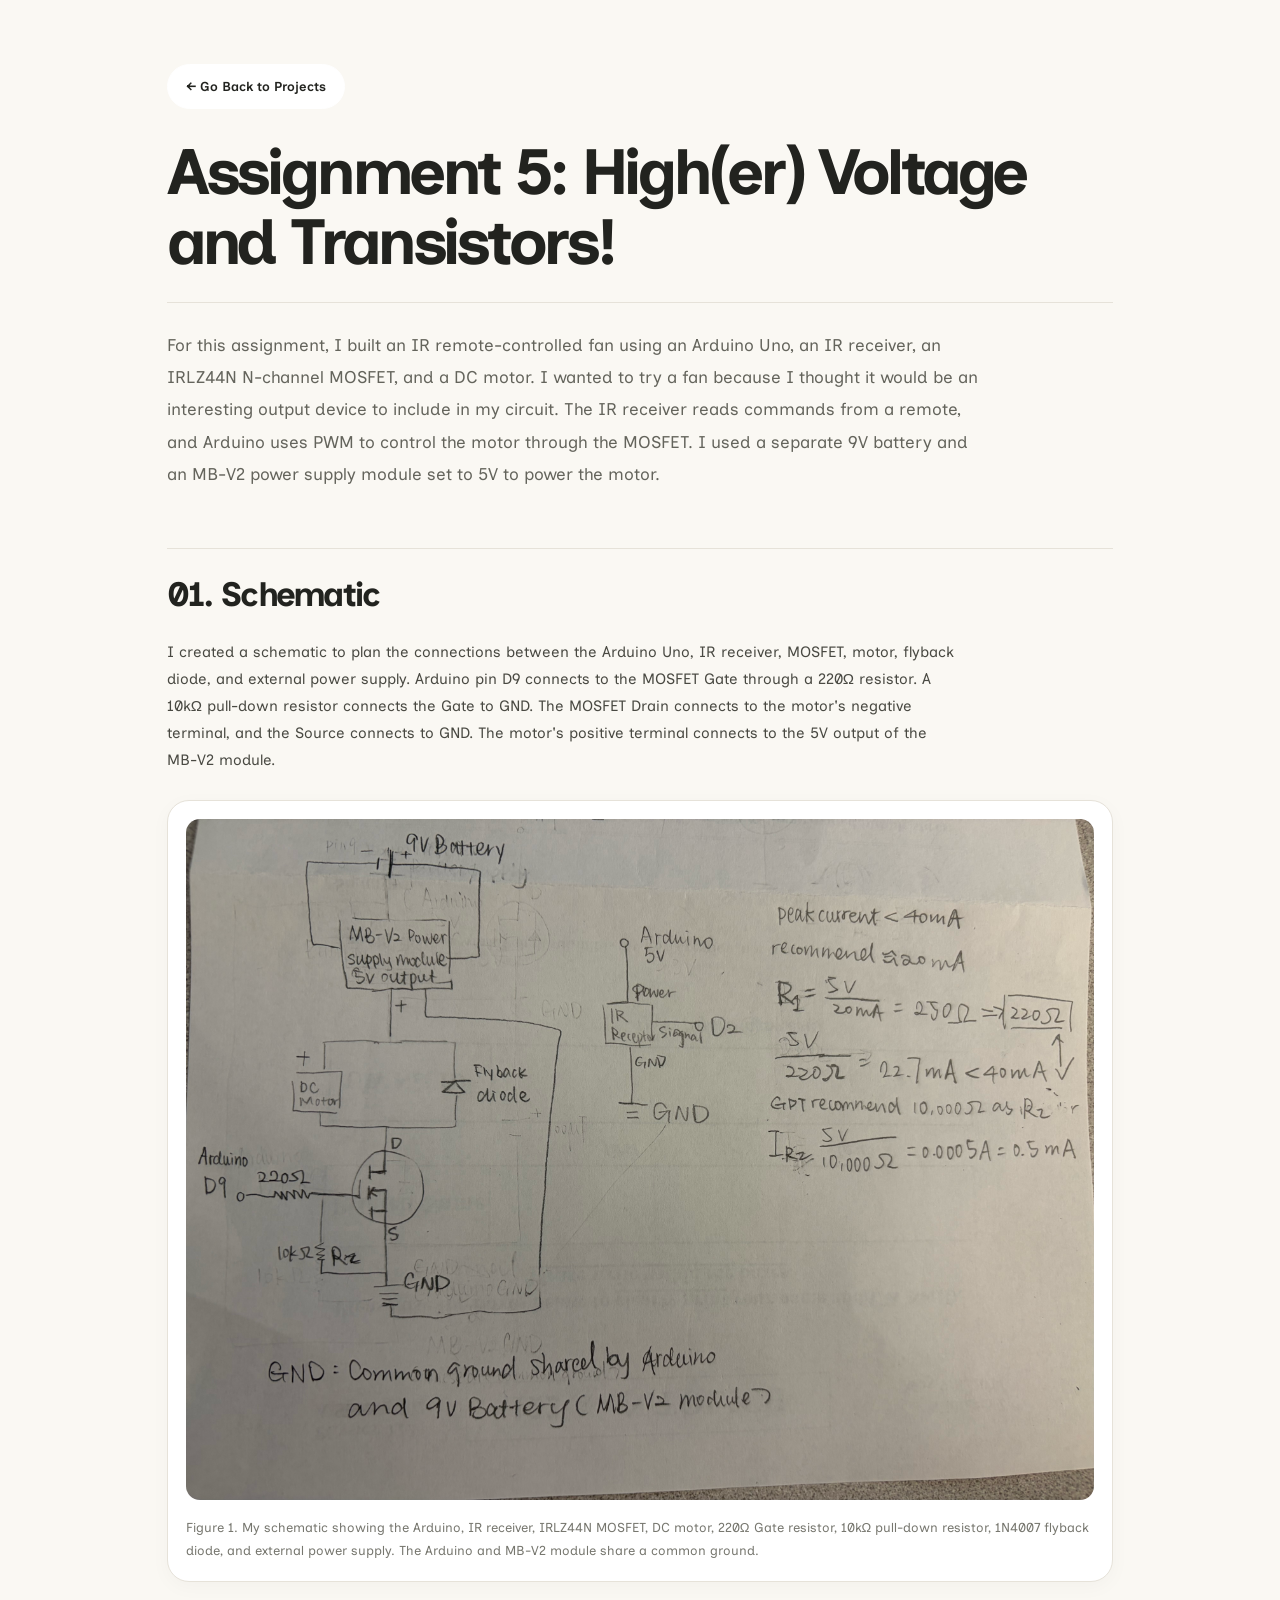
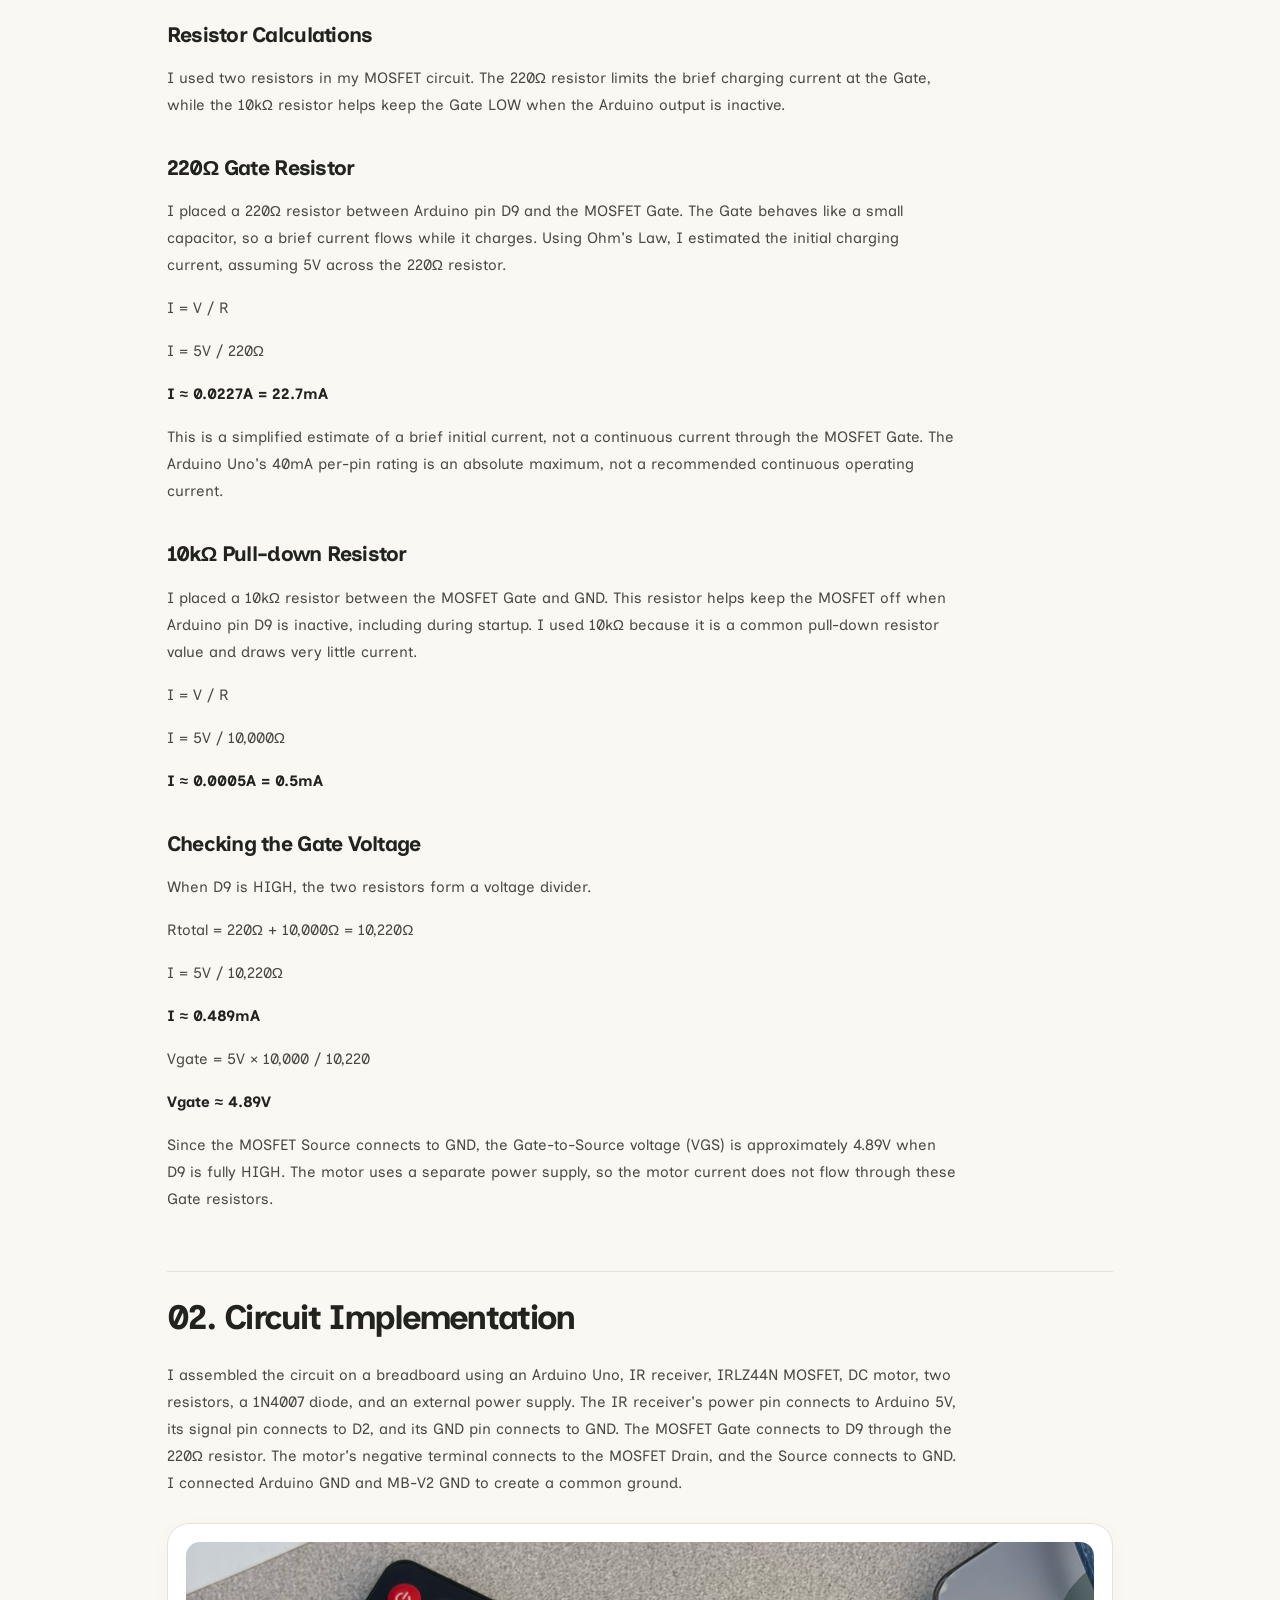
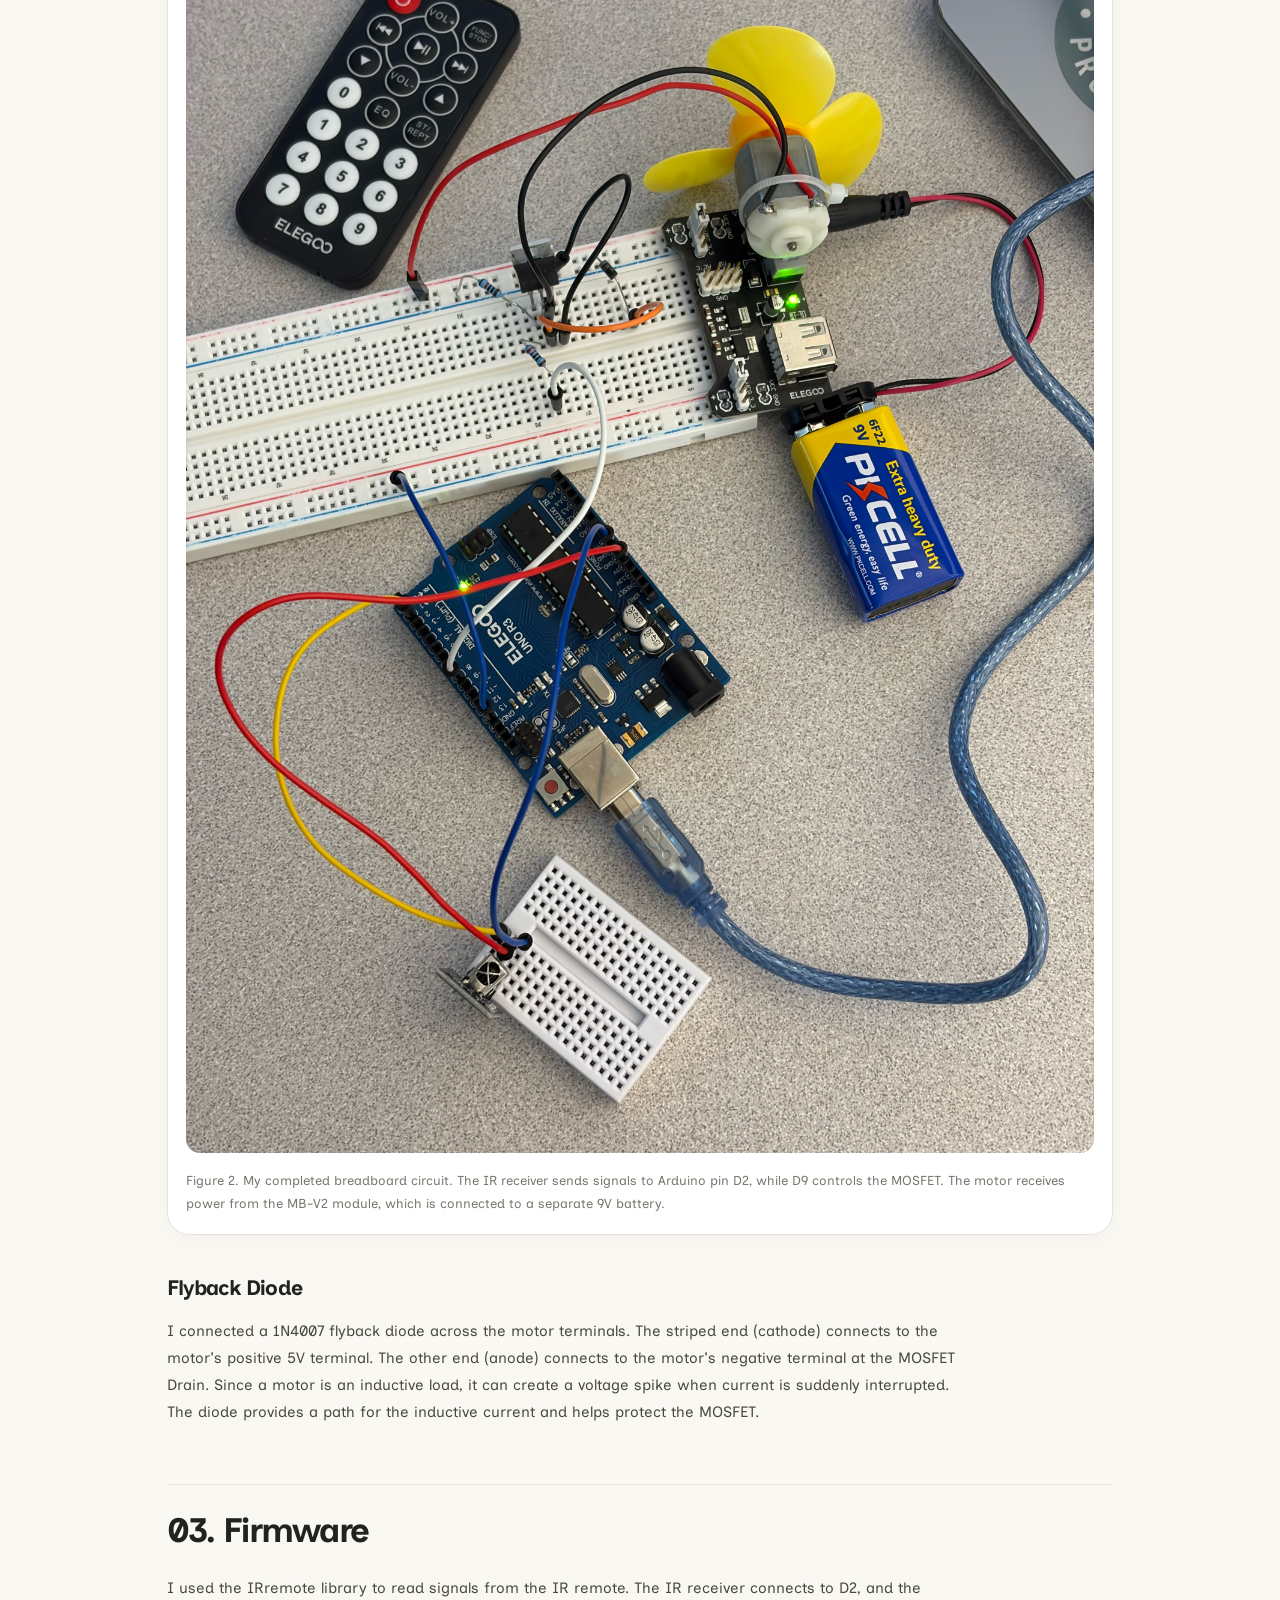
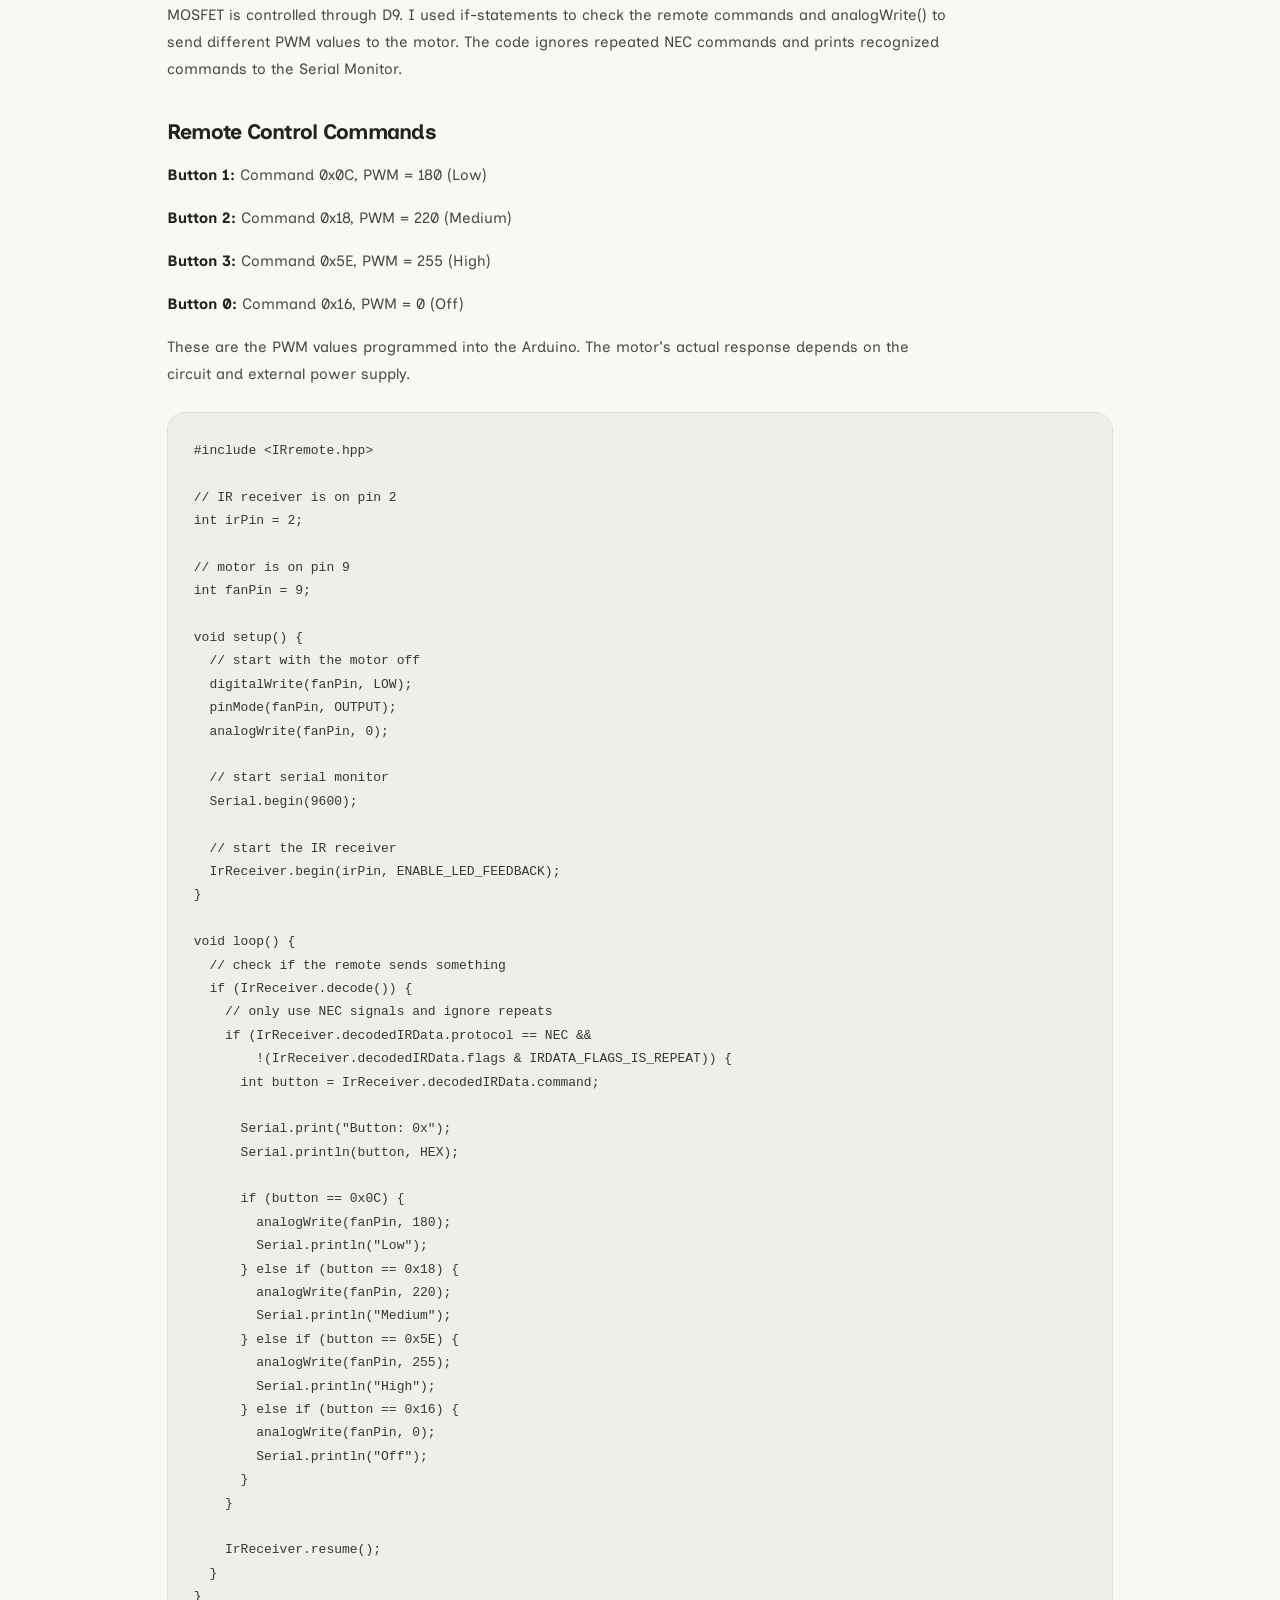
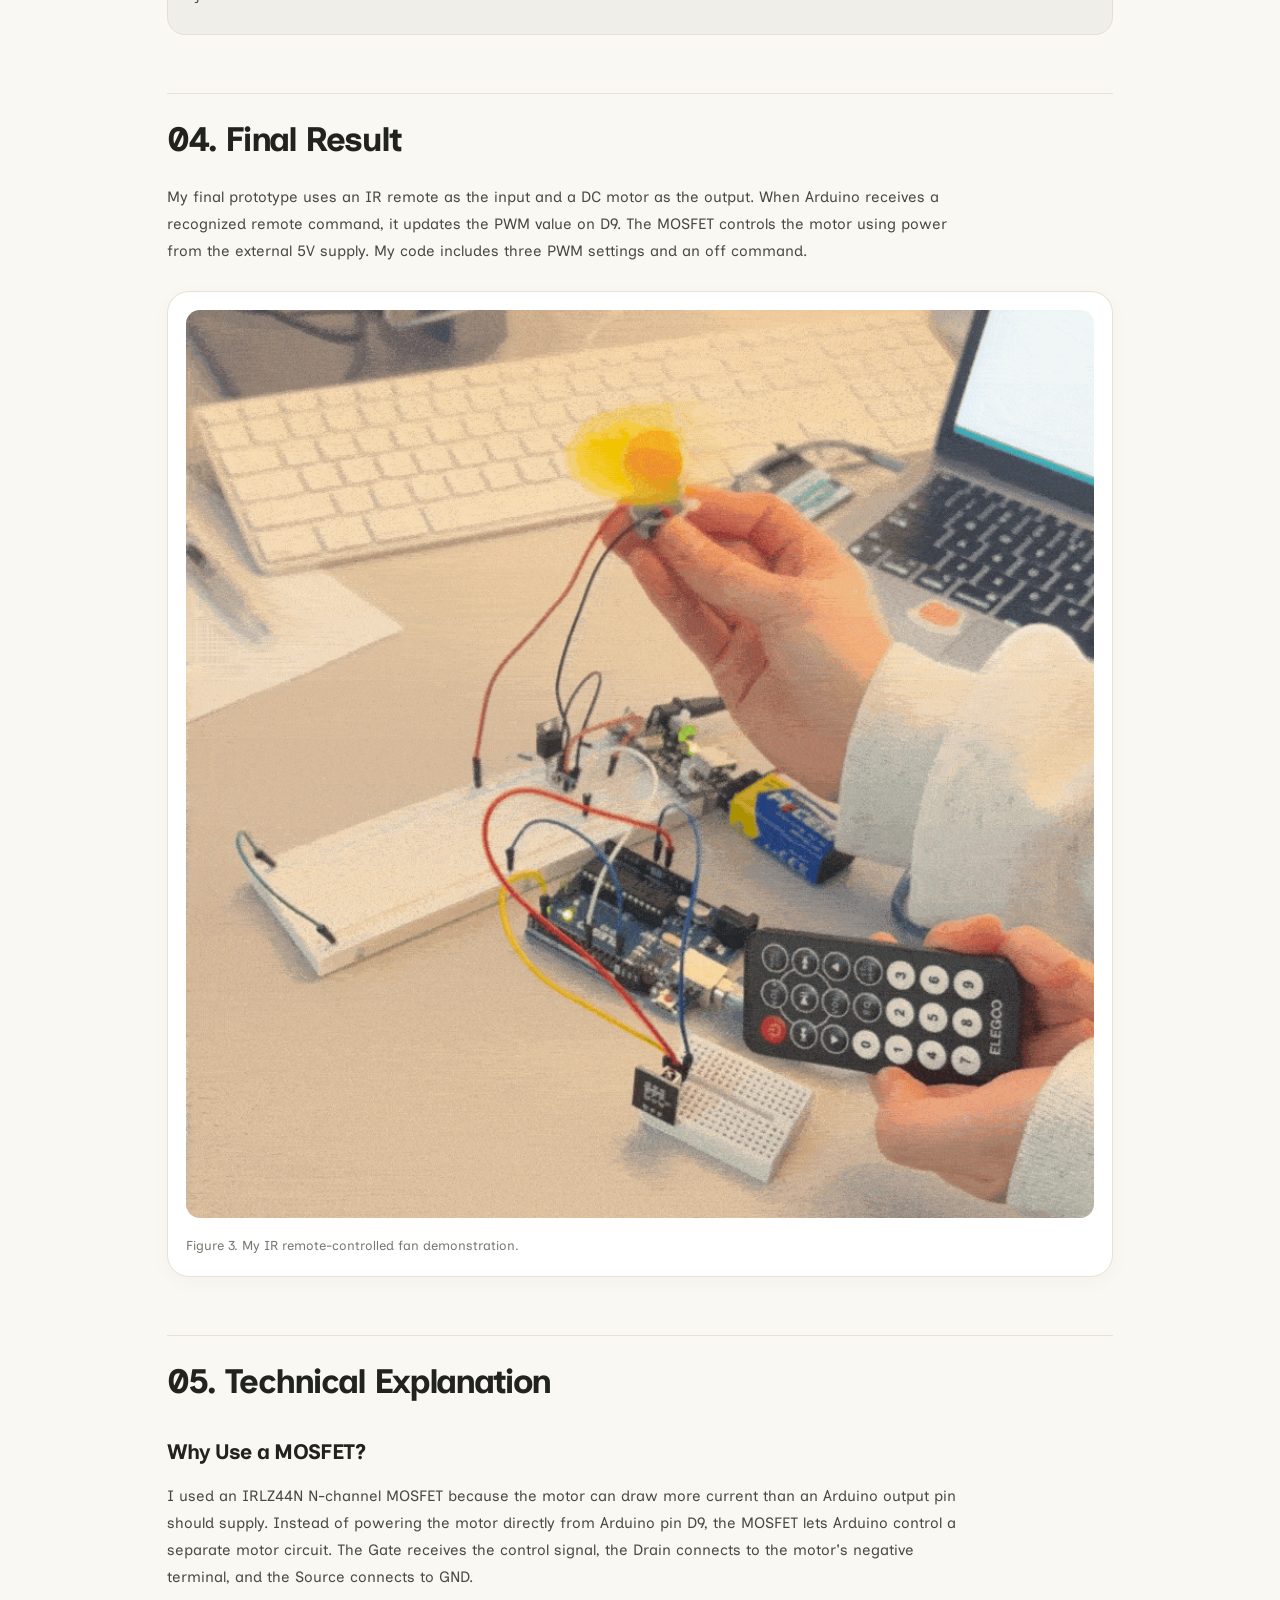
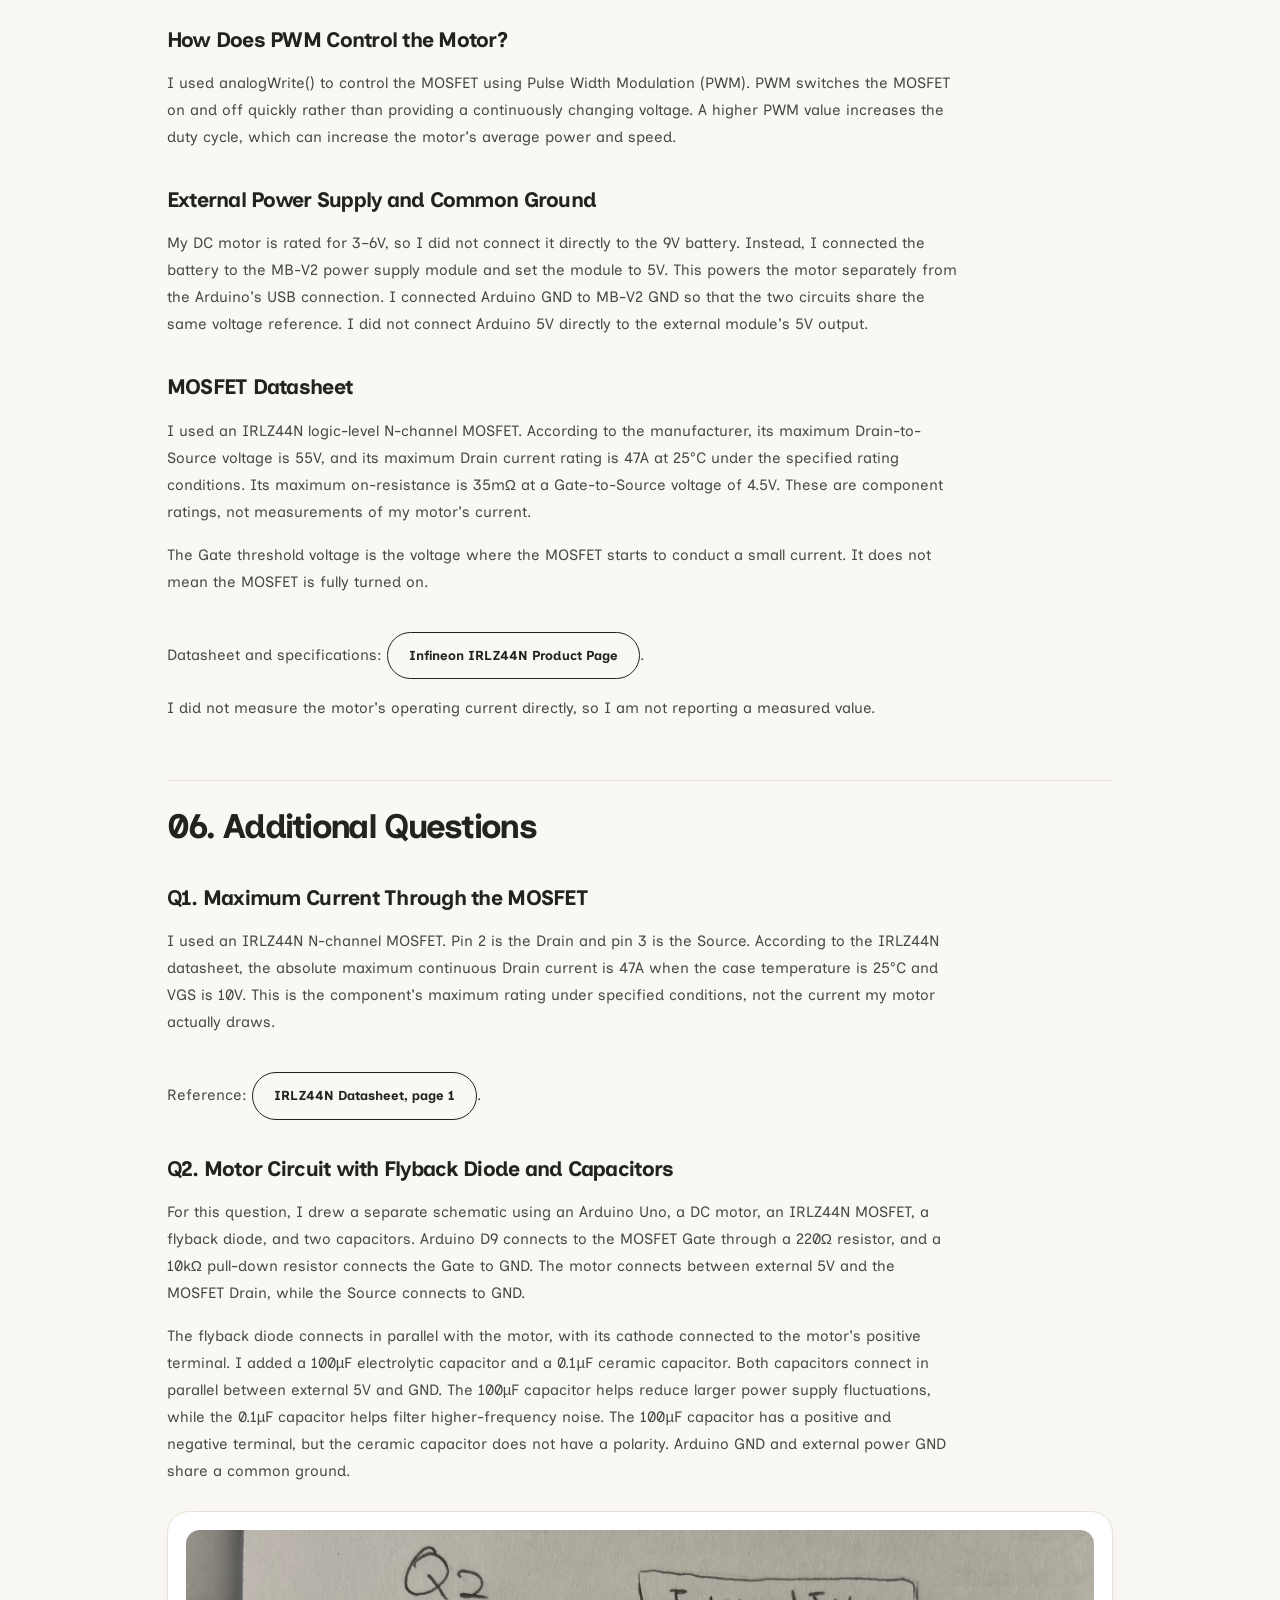
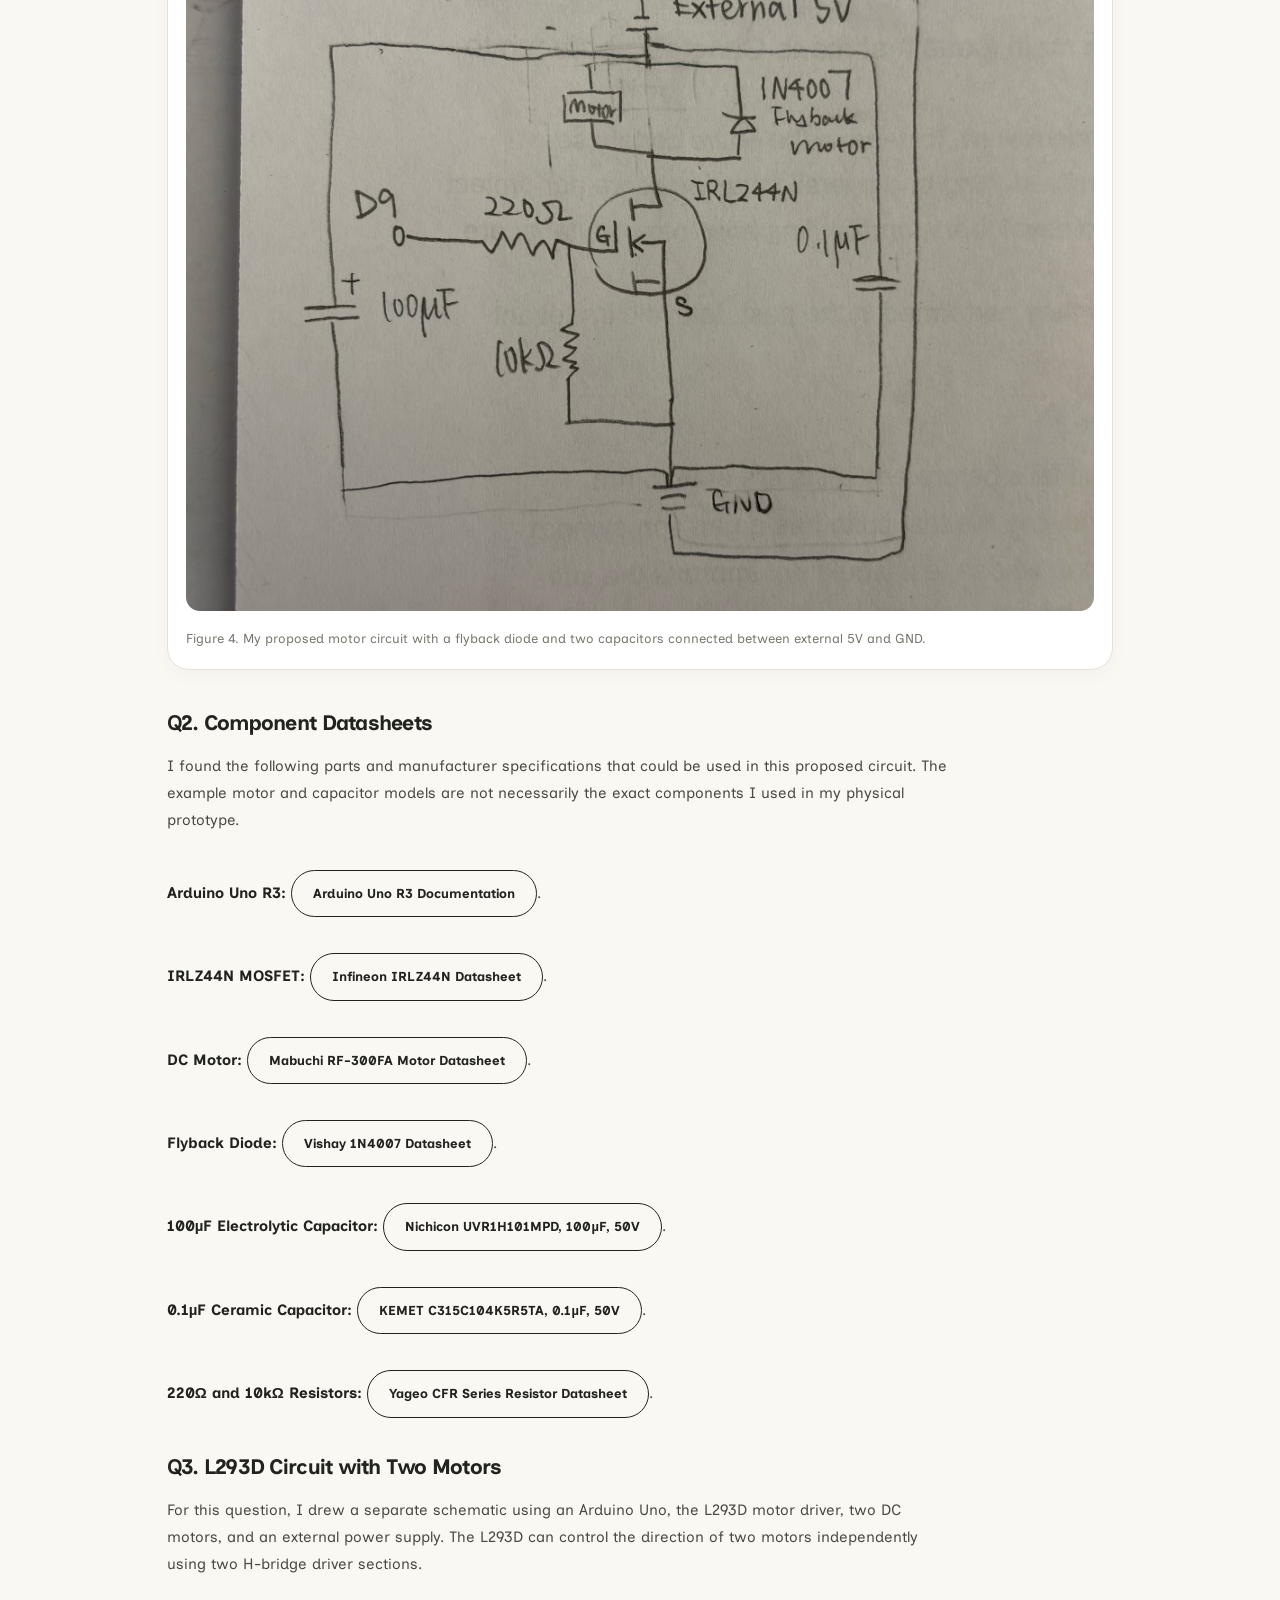
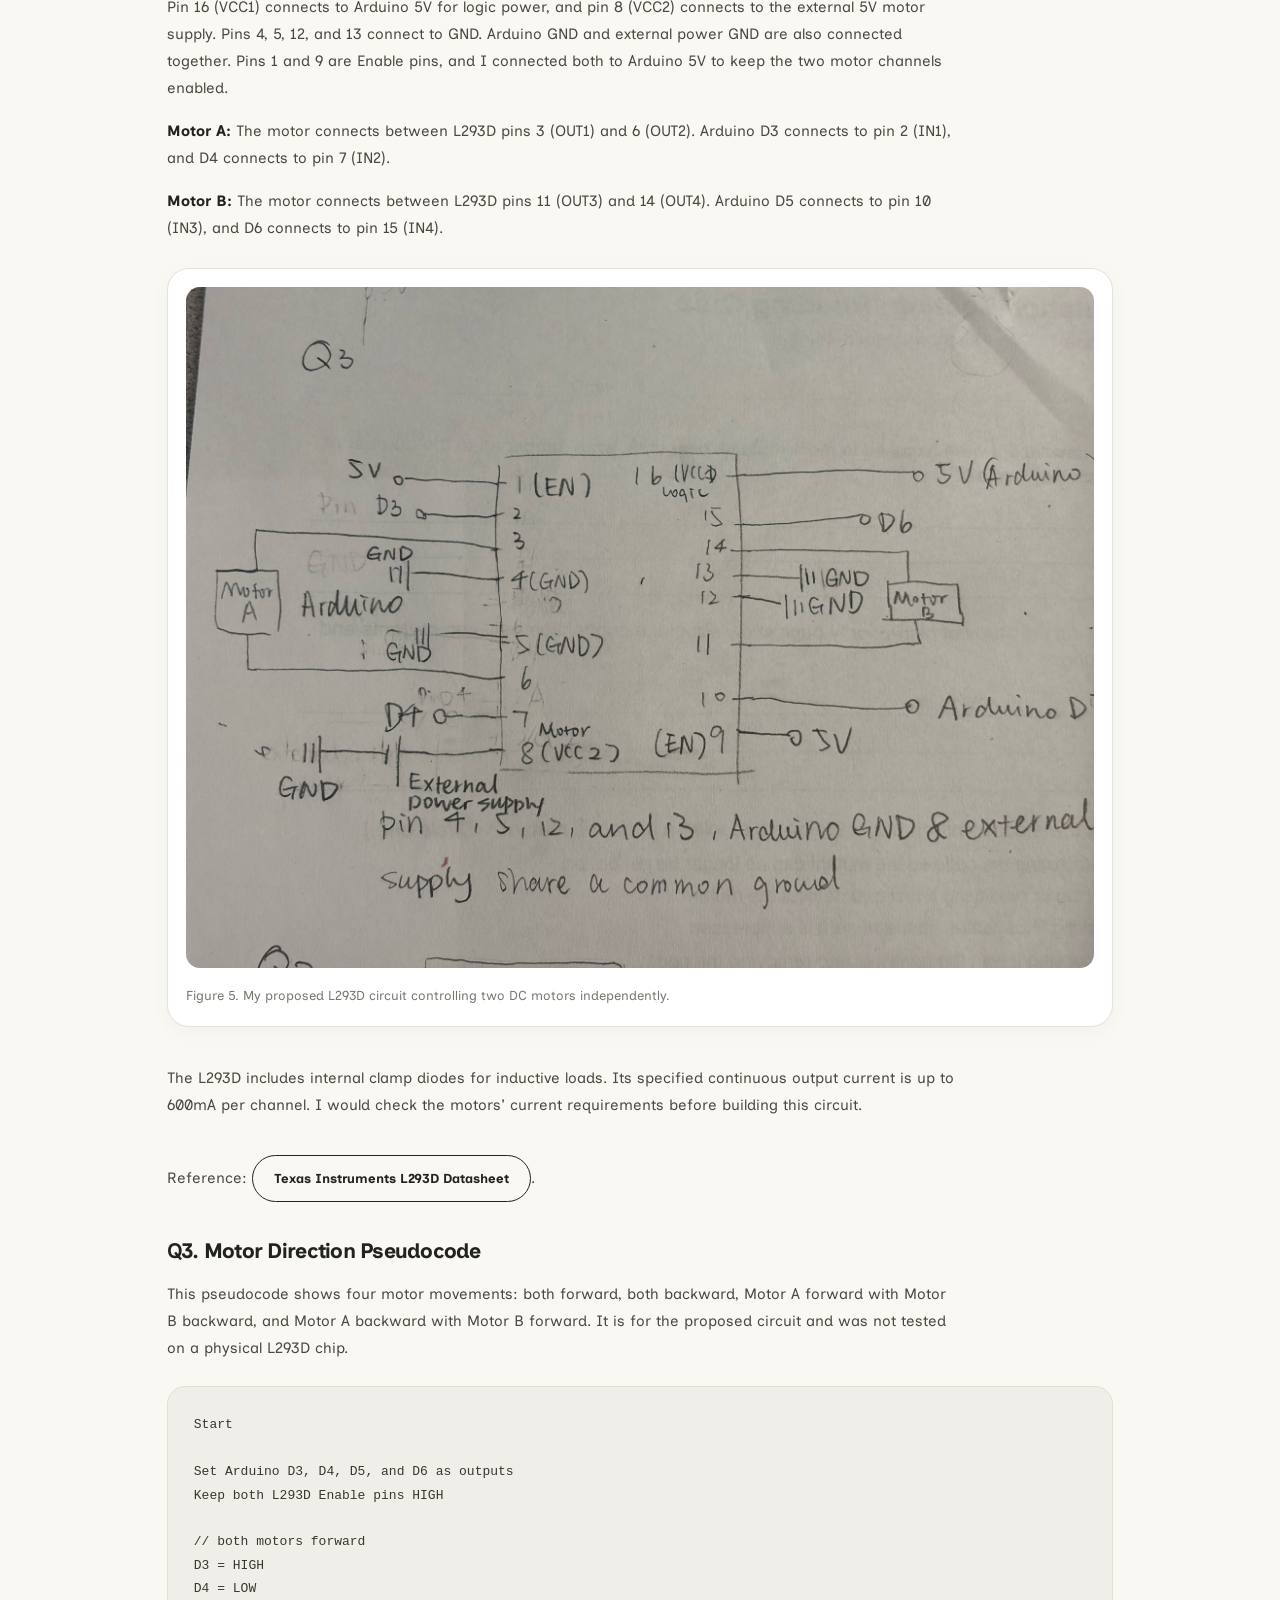
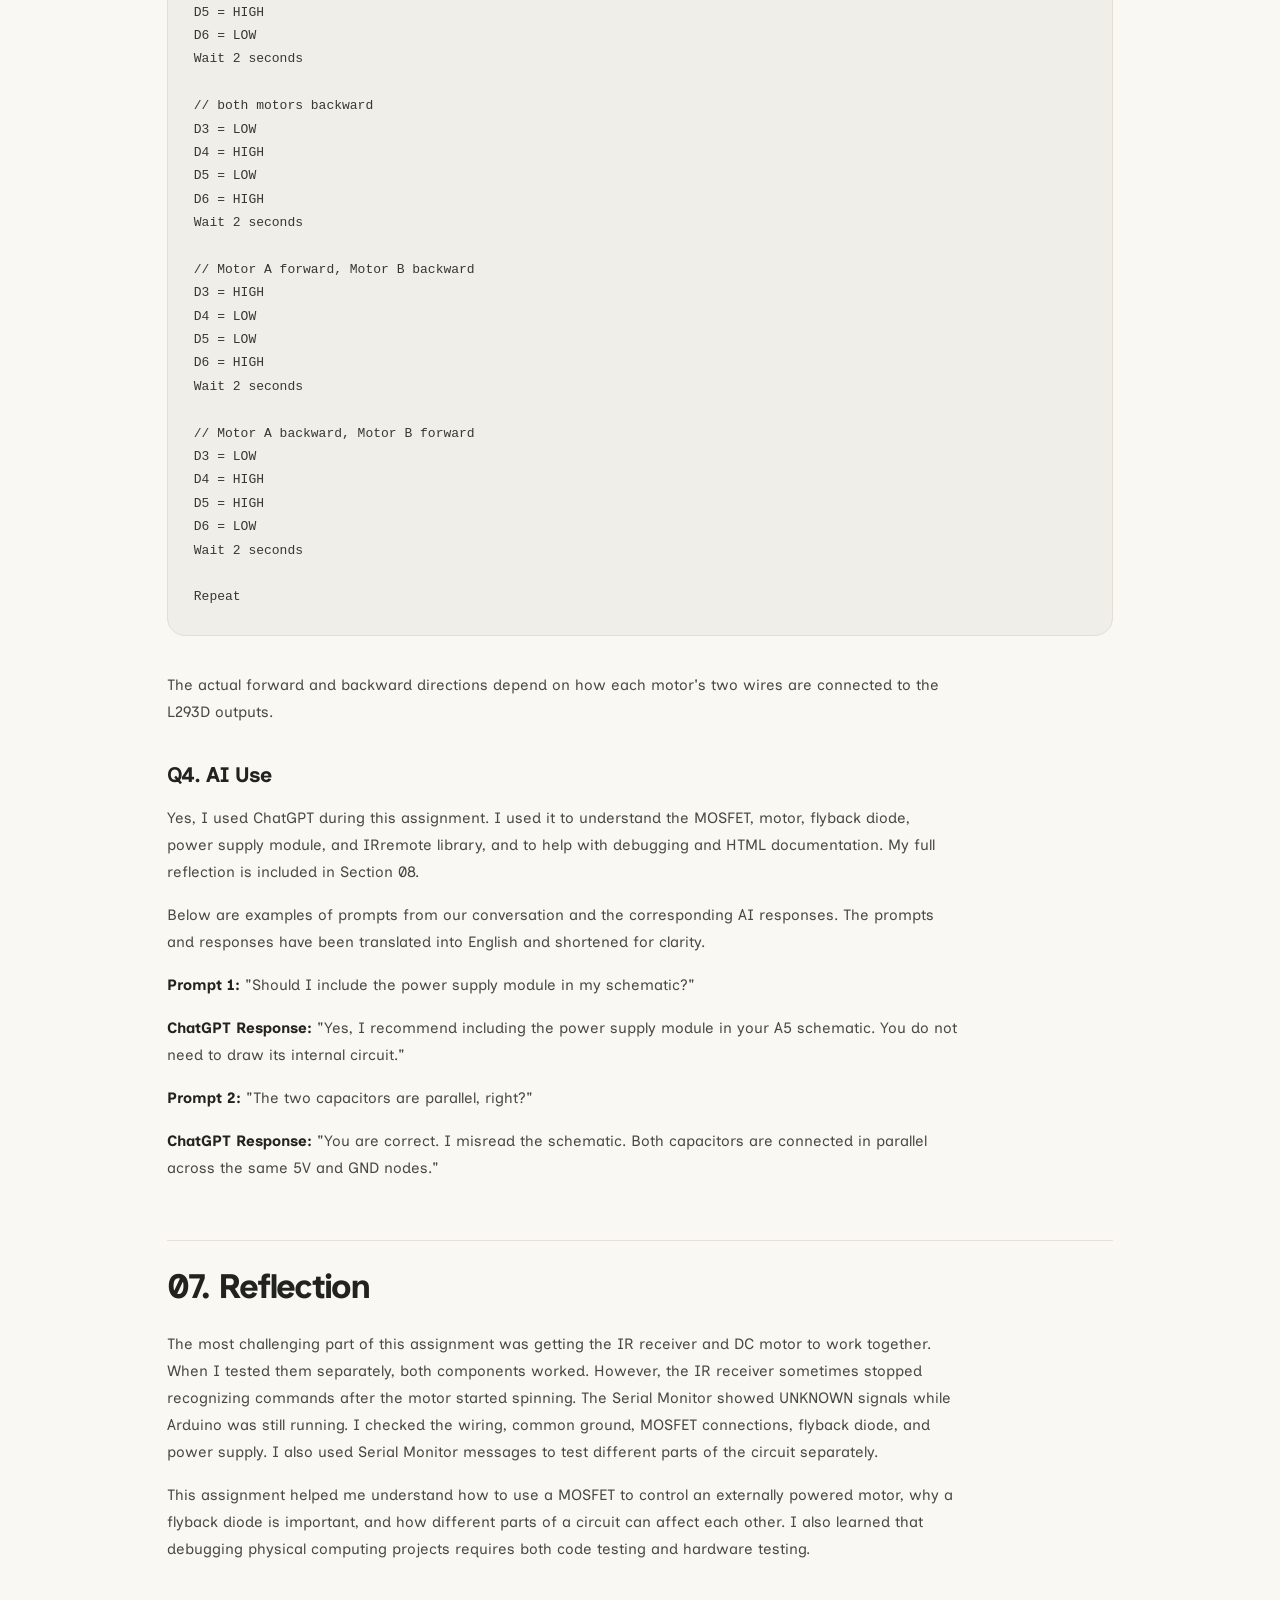
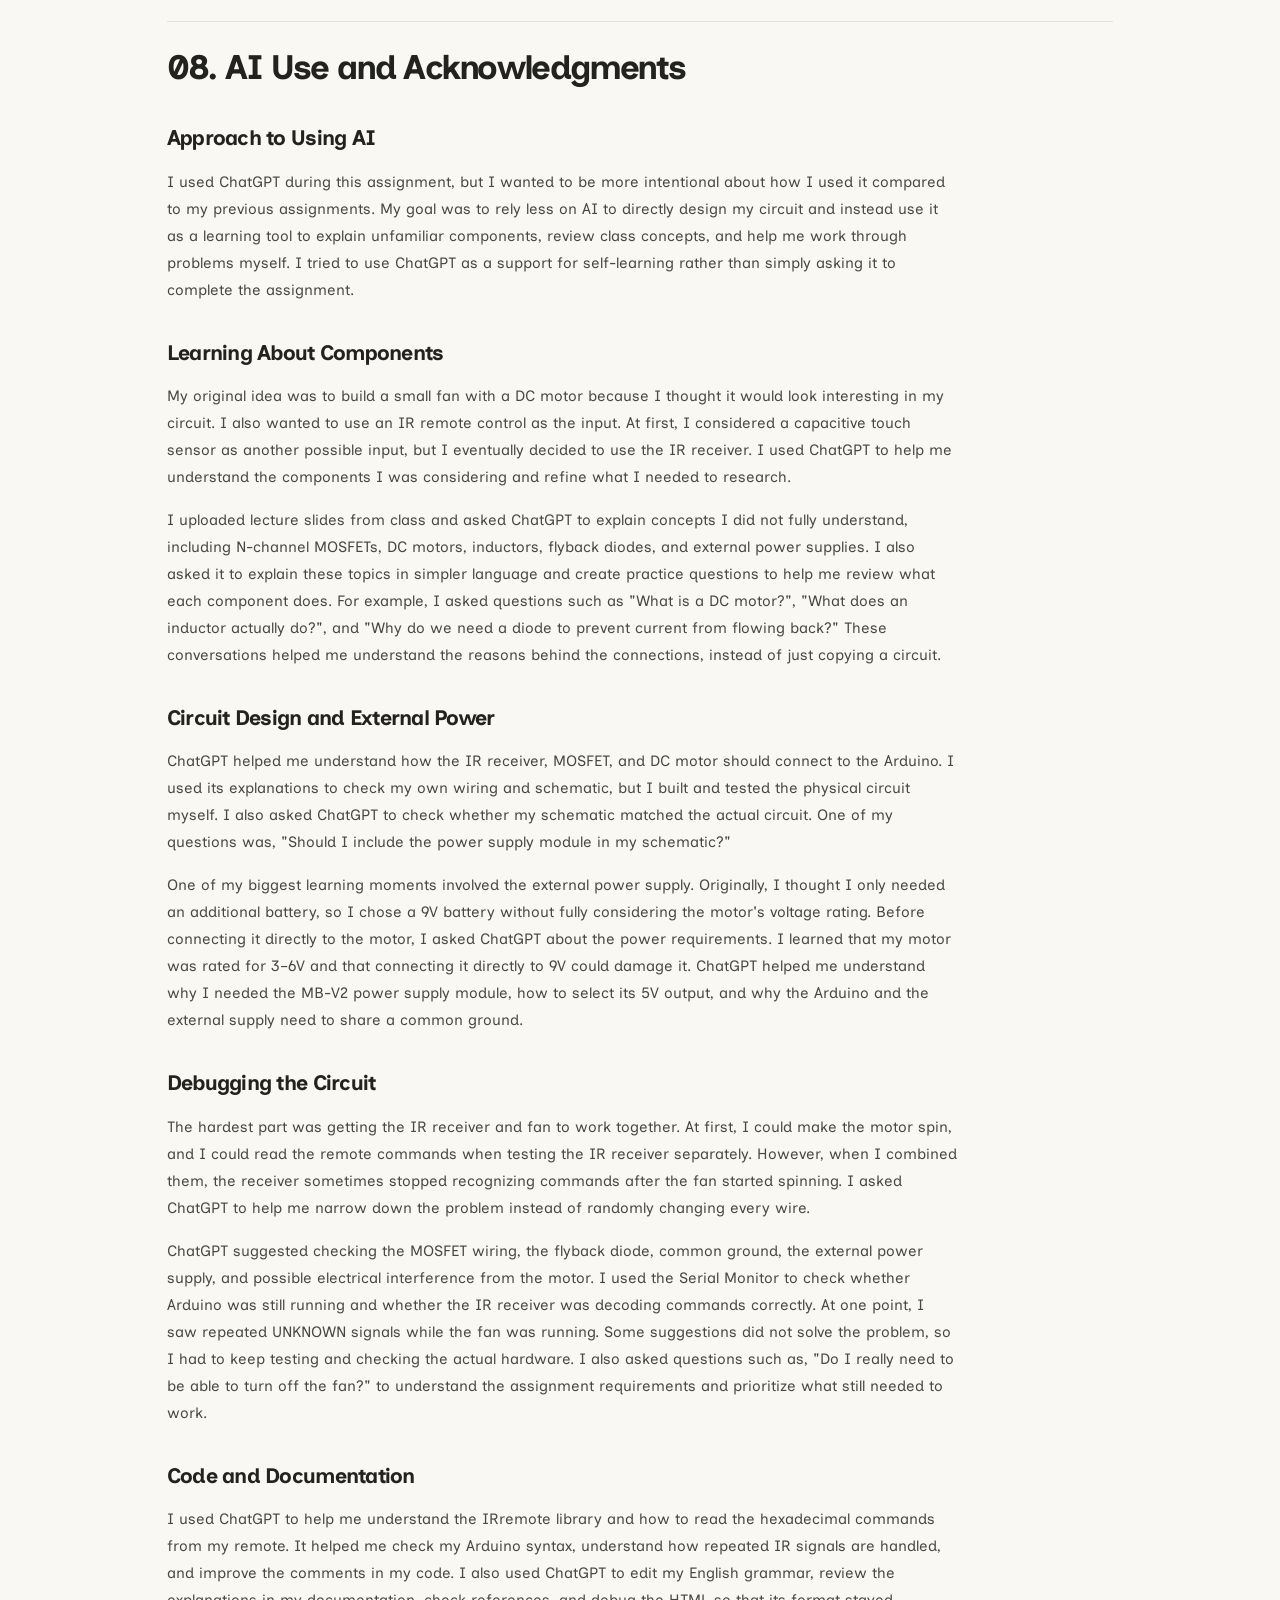
<file: docs/a5.html>
<!DOCTYPE html>
<html lang="en">
  <head>
    <meta charset="utf-8" />
    <meta
      name="viewport"
      content="width=device-width, initial-scale=1.0"
    />

    <title>Assignment 5: High(er) Voltage and Transistors! - HCDE 439</title>

    <link
      href="style.css"
      rel="stylesheet"
      type="text/css"
    />
  </head>

  <body>

    <p class="back-link">
      <a href="index.html">← Go Back to Projects</a>
    </p>

    <h1>Assignment 5: High(er) Voltage and Transistors!</h1>

    <div class="header">
      <p>
        For this assignment, I built an IR
        remote-controlled fan using an Arduino Uno,
        an IR receiver, an IRLZ44N N-channel MOSFET,
        and a DC motor.

        I wanted to try a fan because I thought it
        would be an interesting output device to
        include in my circuit.

        The IR receiver reads commands from a remote,
        and Arduino uses PWM to control the motor
        through the MOSFET.

        I used a separate 9V battery and an MB-V2
        power supply module set to 5V to power
        the motor.
      </p>
    </div>


    <h2>01. Schematic</h2>

    <p>
      I created a schematic to plan the connections
      between the Arduino Uno, IR receiver, MOSFET,
      motor, flyback diode, and external power supply.

      Arduino pin D9 connects to the MOSFET Gate
      through a 220Ω resistor.

      A 10kΩ pull-down resistor connects the Gate
      to GND.

      The MOSFET Drain connects to the motor's
      negative terminal, and the Source connects
      to GND.

      The motor's positive terminal connects to
      the 5V output of the MB-V2 module.
    </p>

    <figure>
      <img
        src="A5 Schematic and Calculation.png"
        alt="Hand-drawn schematic and resistor calculations"
      />

      <figcaption>
        Figure 1. My schematic showing the Arduino,
        IR receiver, IRLZ44N MOSFET, DC motor,
        220Ω Gate resistor, 10kΩ pull-down resistor,
        1N4007 flyback diode, and external power
        supply.

        The Arduino and MB-V2 module share a
        common ground.
      </figcaption>
    </figure>


    <h3>Resistor Calculations</h3>

    <p>
      I used two resistors in my MOSFET circuit.
      The 220Ω resistor limits the brief charging
      current at the Gate, while the 10kΩ resistor
      helps keep the Gate LOW when the Arduino
      output is inactive.
    </p>

    <h3>220Ω Gate Resistor</h3>

    <p>
      I placed a 220Ω resistor between Arduino
      pin D9 and the MOSFET Gate.

      The Gate behaves like a small capacitor,
      so a brief current flows while it charges.

      Using Ohm's Law, I estimated the initial
      charging current, assuming 5V across
      the 220Ω resistor.
    </p>

    <p>I = V / R</p>

    <p>I = 5V / 220Ω</p>

    <p>
      <strong>I ≈ 0.0227A = 22.7mA</strong>
    </p>

    <p>
      This is a simplified estimate of a brief
      initial current, not a continuous current
      through the MOSFET Gate.

      The Arduino Uno's 40mA per-pin rating is
      an absolute maximum, not a recommended
      continuous operating current.
    </p>


    <h3>10kΩ Pull-down Resistor</h3>

    <p>
      I placed a 10kΩ resistor between the
      MOSFET Gate and GND.

      This resistor helps keep the MOSFET off
      when Arduino pin D9 is inactive,
      including during startup.

      I used 10kΩ because it is a common
      pull-down resistor value and draws
      very little current.
    </p>

    <p>I = V / R</p>

    <p>I = 5V / 10,000Ω</p>

    <p>
      <strong>I ≈ 0.0005A = 0.5mA</strong>
    </p>


    <h3>Checking the Gate Voltage</h3>

    <p>
      When D9 is HIGH, the two resistors
      form a voltage divider.
    </p>

    <p>
      Rtotal = 220Ω + 10,000Ω = 10,220Ω
    </p>

    <p>I = 5V / 10,220Ω</p>

    <p>
      <strong>I ≈ 0.489mA</strong>
    </p>

    <p>Vgate = 5V × 10,000 / 10,220</p>

    <p>
      <strong>Vgate ≈ 4.89V</strong>
    </p>

    <p>
      Since the MOSFET Source connects to GND,
      the Gate-to-Source voltage (VGS) is
      approximately 4.89V when D9 is fully HIGH.

      The motor uses a separate power supply,
      so the motor current does not flow through
      these Gate resistors.
    </p>


    <h2>02. Circuit Implementation</h2>

    <p>
      I assembled the circuit on a breadboard
      using an Arduino Uno, IR receiver,
      IRLZ44N MOSFET, DC motor, two resistors,
      a 1N4007 diode, and an external power supply.

      The IR receiver's power pin connects
      to Arduino 5V, its signal pin connects
      to D2, and its GND pin connects to GND.

      The MOSFET Gate connects to D9 through
      the 220Ω resistor.

      The motor's negative terminal connects
      to the MOSFET Drain, and the Source
      connects to GND.

      I connected Arduino GND and MB-V2 GND
      to create a common ground.
    </p>

    <figure>
      <img
        src="A5 Circuit.png"
        alt="Completed Arduino breadboard circuit"
      />

      <figcaption>
        Figure 2. My completed breadboard circuit.
        The IR receiver sends signals to Arduino
        pin D2, while D9 controls the MOSFET.

        The motor receives power from the
        MB-V2 module, which is connected
        to a separate 9V battery.
      </figcaption>
    </figure>


    <h3>Flyback Diode</h3>

    <p>
      I connected a 1N4007 flyback diode
      across the motor terminals.

      The striped end (cathode) connects to
      the motor's positive 5V terminal.

      The other end (anode) connects to the
      motor's negative terminal at the
      MOSFET Drain.

      Since a motor is an inductive load,
      it can create a voltage spike when
      current is suddenly interrupted.

      The diode provides a path for the
      inductive current and helps protect
      the MOSFET.
    </p>


    <h2>03. Firmware</h2>

    <p>
      I used the IRremote library to read
      signals from the IR remote.

      The IR receiver connects to D2,
      and the MOSFET is controlled through D9.

      I used if-statements to check the remote
      commands and analogWrite() to send
      different PWM values to the motor.

      The code ignores repeated NEC commands
      and prints recognized commands to
      the Serial Monitor.
    </p>


    <h3>Remote Control Commands</h3>

    <p>
      <strong>Button 1:</strong>
      Command 0x0C, PWM = 180 (Low)
    </p>

    <p>
      <strong>Button 2:</strong>
      Command 0x18, PWM = 220 (Medium)
    </p>

    <p>
      <strong>Button 3:</strong>
      Command 0x5E, PWM = 255 (High)
    </p>

    <p>
      <strong>Button 0:</strong>
      Command 0x16, PWM = 0 (Off)
    </p>

    <p>
      These are the PWM values programmed
      into the Arduino. The motor's actual
      response depends on the circuit
      and external power supply.
    </p>


    <pre><code>#include &lt;IRremote.hpp&gt;

// IR receiver is on pin 2
int irPin = 2;

// motor is on pin 9
int fanPin = 9;

void setup() {
  // start with the motor off
  digitalWrite(fanPin, LOW);
  pinMode(fanPin, OUTPUT);
  analogWrite(fanPin, 0);

  // start serial monitor
  Serial.begin(9600);

  // start the IR receiver
  IrReceiver.begin(irPin, ENABLE_LED_FEEDBACK);
}

void loop() {
  // check if the remote sends something
  if (IrReceiver.decode()) {
    // only use NEC signals and ignore repeats
    if (IrReceiver.decodedIRData.protocol == NEC &amp;&amp;
        !(IrReceiver.decodedIRData.flags &amp; IRDATA_FLAGS_IS_REPEAT)) {
      int button = IrReceiver.decodedIRData.command;

      Serial.print("Button: 0x");
      Serial.println(button, HEX);

      if (button == 0x0C) {
        analogWrite(fanPin, 180);
        Serial.println("Low");
      } else if (button == 0x18) {
        analogWrite(fanPin, 220);
        Serial.println("Medium");
      } else if (button == 0x5E) {
        analogWrite(fanPin, 255);
        Serial.println("High");
      } else if (button == 0x16) {
        analogWrite(fanPin, 0);
        Serial.println("Off");
      }
    }

    IrReceiver.resume();
  }
}</code></pre>


    <h2>04. Final Result</h2>

    <p>
      My final prototype uses an IR remote as
      the input and a DC motor as the output.

      When Arduino receives a recognized remote
      command, it updates the PWM value on D9.

      The MOSFET controls the motor using power
      from the external 5V supply.

      My code includes three PWM settings
      and an off command.
    </p>

    <figure>
      <img
        src="A5.gif"
        alt="GIF demonstrating the IR remote-controlled fan"
      />

      <figcaption>
        Figure 3. My IR remote-controlled
        fan demonstration.
      </figcaption>
    </figure>


    <h2>05. Technical Explanation</h2>

    <h3>Why Use a MOSFET?</h3>

    <p>
      I used an IRLZ44N N-channel MOSFET
      because the motor can draw more current
      than an Arduino output pin should supply.

      Instead of powering the motor directly
      from Arduino pin D9, the MOSFET lets
      Arduino control a separate motor circuit.

      The Gate receives the control signal,
      the Drain connects to the motor's
      negative terminal, and the Source
      connects to GND.
    </p>


    <h3>How Does PWM Control the Motor?</h3>

    <p>
      I used analogWrite() to control
      the MOSFET using Pulse Width Modulation
      (PWM).

      PWM switches the MOSFET on and off
      quickly rather than providing a
      continuously changing voltage.

      A higher PWM value increases the duty
      cycle, which can increase the motor's
      average power and speed.
    </p>


    <h3>External Power Supply and Common Ground</h3>

    <p>
      My DC motor is rated for 3–6V,
      so I did not connect it directly
      to the 9V battery.

      Instead, I connected the battery
      to the MB-V2 power supply module
      and set the module to 5V.

      This powers the motor separately
      from the Arduino's USB connection.

      I connected Arduino GND to MB-V2 GND
      so that the two circuits share the
      same voltage reference.

      I did not connect Arduino 5V directly
      to the external module's 5V output.
    </p>


    <h3>MOSFET Datasheet</h3>

    <p>
      I used an IRLZ44N logic-level
      N-channel MOSFET.

      According to the manufacturer, its
      maximum Drain-to-Source voltage is 55V,
      and its maximum Drain current rating
      is 47A at 25°C under the specified
      rating conditions.

      Its maximum on-resistance is 35mΩ
      at a Gate-to-Source voltage of 4.5V.

      These are component ratings,
      not measurements of my motor's current.
    </p>

    <p>
      The Gate threshold voltage is the
      voltage where the MOSFET starts to
      conduct a small current.

      It does not mean the MOSFET is
      fully turned on.
    </p>

    <p>
      Datasheet and specifications:
      <a href="https://www.infineon.com/part/IRLZ44N">
        Infineon IRLZ44N Product Page
      </a>.
    </p>

    <p>
      I did not measure the motor's
      operating current directly,
      so I am not reporting a measured value.
    </p>


    <h2>06. Additional Questions</h2>

    <h3>Q1. Maximum Current Through the MOSFET</h3>

    <p>
      I used an IRLZ44N N-channel MOSFET.
      Pin 2 is the Drain and pin 3 is the Source.

      According to the IRLZ44N datasheet,
      the absolute maximum continuous Drain current
      is 47A when the case temperature is 25°C
      and VGS is 10V.

      This is the component's maximum rating
      under specified conditions, not the current
      my motor actually draws.
    </p>

    <p>
      Reference:
      <a href="https://www.infineon.com/assets/row/public/documents/24/49/infineon-irlz44n-datasheet-en.pdf">
        IRLZ44N Datasheet, page 1
      </a>.
    </p>


    <h3>Q2. Motor Circuit with Flyback Diode and Capacitors</h3>

    <p>
      For this question, I drew a separate schematic
      using an Arduino Uno, a DC motor, an IRLZ44N
      MOSFET, a flyback diode, and two capacitors.

      Arduino D9 connects to the MOSFET Gate through
      a 220Ω resistor, and a 10kΩ pull-down resistor
      connects the Gate to GND.

      The motor connects between external 5V and
      the MOSFET Drain, while the Source connects
      to GND.
    </p>

    <p>
      The flyback diode connects in parallel with
      the motor, with its cathode connected to
      the motor's positive terminal.

      I added a 100µF electrolytic capacitor and
      a 0.1µF ceramic capacitor. Both capacitors
      connect in parallel between external 5V
      and GND.

      The 100µF capacitor helps reduce larger
      power supply fluctuations, while the 0.1µF
      capacitor helps filter higher-frequency noise.

      The 100µF capacitor has a positive and
      negative terminal, but the ceramic capacitor
      does not have a polarity.

      Arduino GND and external power GND share
      a common ground.
    </p>

    <figure>
      <img
        src="A5 Q2.png"
        alt="Q2 motor schematic with flyback diode and capacitors"
      />

      <figcaption>
        Figure 4. My proposed motor circuit with
        a flyback diode and two capacitors connected
        between external 5V and GND.
      </figcaption>
    </figure>


    <h3>Q2. Component Datasheets</h3>

    <p>
      I found the following parts and manufacturer
      specifications that could be used in this
      proposed circuit.

      The example motor and capacitor models are
      not necessarily the exact components I used
      in my physical prototype.
    </p>

    <p>
      <strong>Arduino Uno R3:</strong>
      <a href="https://docs.arduino.cc/hardware/uno-rev3/">
        Arduino Uno R3 Documentation
      </a>.
    </p>

    <p>
      <strong>IRLZ44N MOSFET:</strong>
      <a href="https://www.infineon.com/assets/row/public/documents/24/49/infineon-irlz44n-datasheet-en.pdf">
        Infineon IRLZ44N Datasheet
      </a>.
    </p>

    <p>
      <strong>DC Motor:</strong>
      <a href="https://www.rcscomponents.kiev.ua/datasheets/RF-300FA.pdf">
        Mabuchi RF-300FA Motor Datasheet
      </a>.
    </p>

    <p>
      <strong>Flyback Diode:</strong>
      <a href="https://www.vishay.com/docs/88503/1n4001.pdf">
        Vishay 1N4007 Datasheet
      </a>.
    </p>

    <p>
      <strong>100µF Electrolytic Capacitor:</strong>
      <a href="https://www.nichicon.com/en-us/part/uvr1h101mpd/9232/">
        Nichicon UVR1H101MPD, 100µF, 50V
      </a>.
    </p>

    <p>
      <strong>0.1µF Ceramic Capacitor:</strong>
      <a href="https://search.kemet.com/component-documentation/download/specsheet/C315C104K5R5TA">
        KEMET C315C104K5R5TA, 0.1µF, 50V
      </a>.
    </p>

    <p>
      <strong>220Ω and 10kΩ Resistors:</strong>
      <a href="https://www.digikey.com/en/resources/datasheets/yageo/cfr-series">
        Yageo CFR Series Resistor Datasheet
      </a>.
    </p>


    <h3>Q3. L293D Circuit with Two Motors</h3>

    <p>
      For this question, I drew a separate schematic
      using an Arduino Uno, the L293D motor driver,
      two DC motors, and an external power supply.

      The L293D can control the direction of two
      motors independently using two H-bridge
      driver sections.
    </p>

    <p>
      Pin 16 (VCC1) connects to Arduino 5V
      for logic power, and pin 8 (VCC2) connects
      to the external 5V motor supply.

      Pins 4, 5, 12, and 13 connect to GND.
      Arduino GND and external power GND are
      also connected together.

      Pins 1 and 9 are Enable pins, and I
      connected both to Arduino 5V to keep
      the two motor channels enabled.
    </p>

    <p>
      <strong>Motor A:</strong>
      The motor connects between L293D pins
      3 (OUT1) and 6 (OUT2).
      Arduino D3 connects to pin 2 (IN1),
      and D4 connects to pin 7 (IN2).
    </p>

    <p>
      <strong>Motor B:</strong>
      The motor connects between L293D pins
      11 (OUT3) and 14 (OUT4).
      Arduino D5 connects to pin 10 (IN3),
      and D6 connects to pin 15 (IN4).
    </p>

    <figure>
      <img
        src="A5 Q3.png"
        alt="L293D schematic with Arduino and two motors"
      />

      <figcaption>
        Figure 5. My proposed L293D circuit
        controlling two DC motors independently.
      </figcaption>
    </figure>

    <p>
      The L293D includes internal clamp diodes
      for inductive loads.

      Its specified continuous output current
      is up to 600mA per channel.

      I would check the motors' current requirements
      before building this circuit.
    </p>

    <p>
      Reference:
      <a href="https://www.ti.com/product/L293D">
        Texas Instruments L293D Datasheet
      </a>.
    </p>


    <h3>Q3. Motor Direction Pseudocode</h3>

    <p>
      This pseudocode shows four motor movements:
      both forward, both backward, Motor A forward
      with Motor B backward, and Motor A backward
      with Motor B forward.

      It is for the proposed circuit and was not
      tested on a physical L293D chip.
    </p>

    <pre><code>Start

Set Arduino D3, D4, D5, and D6 as outputs
Keep both L293D Enable pins HIGH

// both motors forward
D3 = HIGH
D4 = LOW
D5 = HIGH
D6 = LOW
Wait 2 seconds

// both motors backward
D3 = LOW
D4 = HIGH
D5 = LOW
D6 = HIGH
Wait 2 seconds

// Motor A forward, Motor B backward
D3 = HIGH
D4 = LOW
D5 = LOW
D6 = HIGH
Wait 2 seconds

// Motor A backward, Motor B forward
D3 = LOW
D4 = HIGH
D5 = HIGH
D6 = LOW
Wait 2 seconds

Repeat</code></pre>

    <p>
      The actual forward and backward directions
      depend on how each motor's two wires
      are connected to the L293D outputs.
    </p>


    <h3>Q4. AI Use</h3>

    <p>
      Yes, I used ChatGPT during this assignment.

      I used it to understand the MOSFET, motor,
      flyback diode, power supply module, and IRremote
      library, and to help with debugging and HTML
      documentation.

      My full reflection is included in Section 08.
    </p>

    <p>
      Below are examples of prompts from our
      conversation and the corresponding AI responses.

      The prompts and responses have been translated
      into English and shortened for clarity.
    </p>

    <p>
      <strong>Prompt 1:</strong>
      "Should I include the power supply module
      in my schematic?"
    </p>

    <p>
      <strong>ChatGPT Response:</strong>
      "Yes, I recommend including the power supply
      module in your A5 schematic. You do not need
      to draw its internal circuit."
    </p>


    <p>
      <strong>Prompt 2:</strong>
      "The two capacitors are parallel, right?"
    </p>

    <p>
      <strong>ChatGPT Response:</strong>
      "You are correct. I misread the schematic.
      Both capacitors are connected in parallel
      across the same 5V and GND nodes."
    </p>


    <h2>07. Reflection</h2>

    <p>
      The most challenging part of this
      assignment was getting the IR receiver
      and DC motor to work together.

      When I tested them separately, both
      components worked. However, the IR
      receiver sometimes stopped recognizing
      commands after the motor started spinning.

      The Serial Monitor showed UNKNOWN
      signals while Arduino was still running.

      I checked the wiring, common ground,
      MOSFET connections, flyback diode,
      and power supply. I also used Serial
      Monitor messages to test different
      parts of the circuit separately.
    </p>

    <p>
      This assignment helped me understand
      how to use a MOSFET to control an
      externally powered motor, why a
      flyback diode is important, and how
      different parts of a circuit can
      affect each other.

      I also learned that debugging physical
      computing projects requires both
      code testing and hardware testing.
    </p>


    <h2>08. AI Use and Acknowledgments</h2>

    <h3>Approach to Using AI</h3>

    <p>
      I used ChatGPT during this assignment,
      but I wanted to be more intentional
      about how I used it compared to my
      previous assignments.

      My goal was to rely less on AI to
      directly design my circuit and instead
      use it as a learning tool to explain
      unfamiliar components, review class
      concepts, and help me work through
      problems myself.

      I tried to use ChatGPT as a support
      for self-learning rather than simply
      asking it to complete the assignment.
    </p>


    <h3>Learning About Components</h3>

    <p>
      My original idea was to build a small
      fan with a DC motor because I thought
      it would look interesting in my circuit.

      I also wanted to use an IR remote
      control as the input. At first, I
      considered a capacitive touch sensor
      as another possible input, but I
      eventually decided to use the IR receiver.

      I used ChatGPT to help me understand
      the components I was considering and
      refine what I needed to research.
    </p>

    <p>
      I uploaded lecture slides from class
      and asked ChatGPT to explain concepts
      I did not fully understand, including
      N-channel MOSFETs, DC motors, inductors,
      flyback diodes, and external power supplies.

      I also asked it to explain these topics
      in simpler language and create practice
      questions to help me review what each
      component does.

      For example, I asked questions such as
      "What is a DC motor?", "What does an
      inductor actually do?", and "Why do we
      need a diode to prevent current from
      flowing back?"

      These conversations helped me understand
      the reasons behind the connections,
      instead of just copying a circuit.
    </p>


    <h3>Circuit Design and External Power</h3>

    <p>
      ChatGPT helped me understand how the
      IR receiver, MOSFET, and DC motor
      should connect to the Arduino.

      I used its explanations to check my
      own wiring and schematic, but I built
      and tested the physical circuit myself.

      I also asked ChatGPT to check whether
      my schematic matched the actual circuit.
      One of my questions was, "Should I
      include the power supply module in
      my schematic?"
    </p>

    <p>
      One of my biggest learning moments
      involved the external power supply.

      Originally, I thought I only needed
      an additional battery, so I chose
      a 9V battery without fully considering
      the motor's voltage rating.

      Before connecting it directly to
      the motor, I asked ChatGPT about
      the power requirements.

      I learned that my motor was rated
      for 3–6V and that connecting it
      directly to 9V could damage it.

      ChatGPT helped me understand why
      I needed the MB-V2 power supply
      module, how to select its 5V output,
      and why the Arduino and the external
      supply need to share a common ground.
    </p>


    <h3>Debugging the Circuit</h3>

    <p>
      The hardest part was getting the
      IR receiver and fan to work together.

      At first, I could make the motor spin,
      and I could read the remote commands
      when testing the IR receiver separately.
      However, when I combined them, the
      receiver sometimes stopped recognizing
      commands after the fan started spinning.

      I asked ChatGPT to help me narrow
      down the problem instead of randomly
      changing every wire.
    </p>

    <p>
      ChatGPT suggested checking the MOSFET
      wiring, the flyback diode, common ground,
      the external power supply, and possible
      electrical interference from the motor.

      I used the Serial Monitor to check
      whether Arduino was still running
      and whether the IR receiver was
      decoding commands correctly.

      At one point, I saw repeated UNKNOWN
      signals while the fan was running.

      Some suggestions did not solve the
      problem, so I had to keep testing
      and checking the actual hardware.

      I also asked questions such as,
      "Do I really need to be able to
      turn off the fan?" to understand
      the assignment requirements and
      prioritize what still needed to work.
    </p>


    <h3>Code and Documentation</h3>

    <p>
      I used ChatGPT to help me understand
      the IRremote library and how to read
      the hexadecimal commands from my remote.

      It helped me check my Arduino syntax,
      understand how repeated IR signals
      are handled, and improve the comments
      in my code.

      I also used ChatGPT to edit my English
      grammar, review the explanations in
      my documentation, check references,
      and debug the HTML so that its format
      stayed consistent with my previous
      assignments.
    </p>


    <p>
      Library used:
      <a href="https://github.com/Arduino-IRremote/Arduino-IRremote">
        Arduino-IRremote
      </a>.
    </p>


    <p class="back-link">
      <a href="index.html">← Go Back to Projects</a>
    </p>

  </body>
</html>
</file>
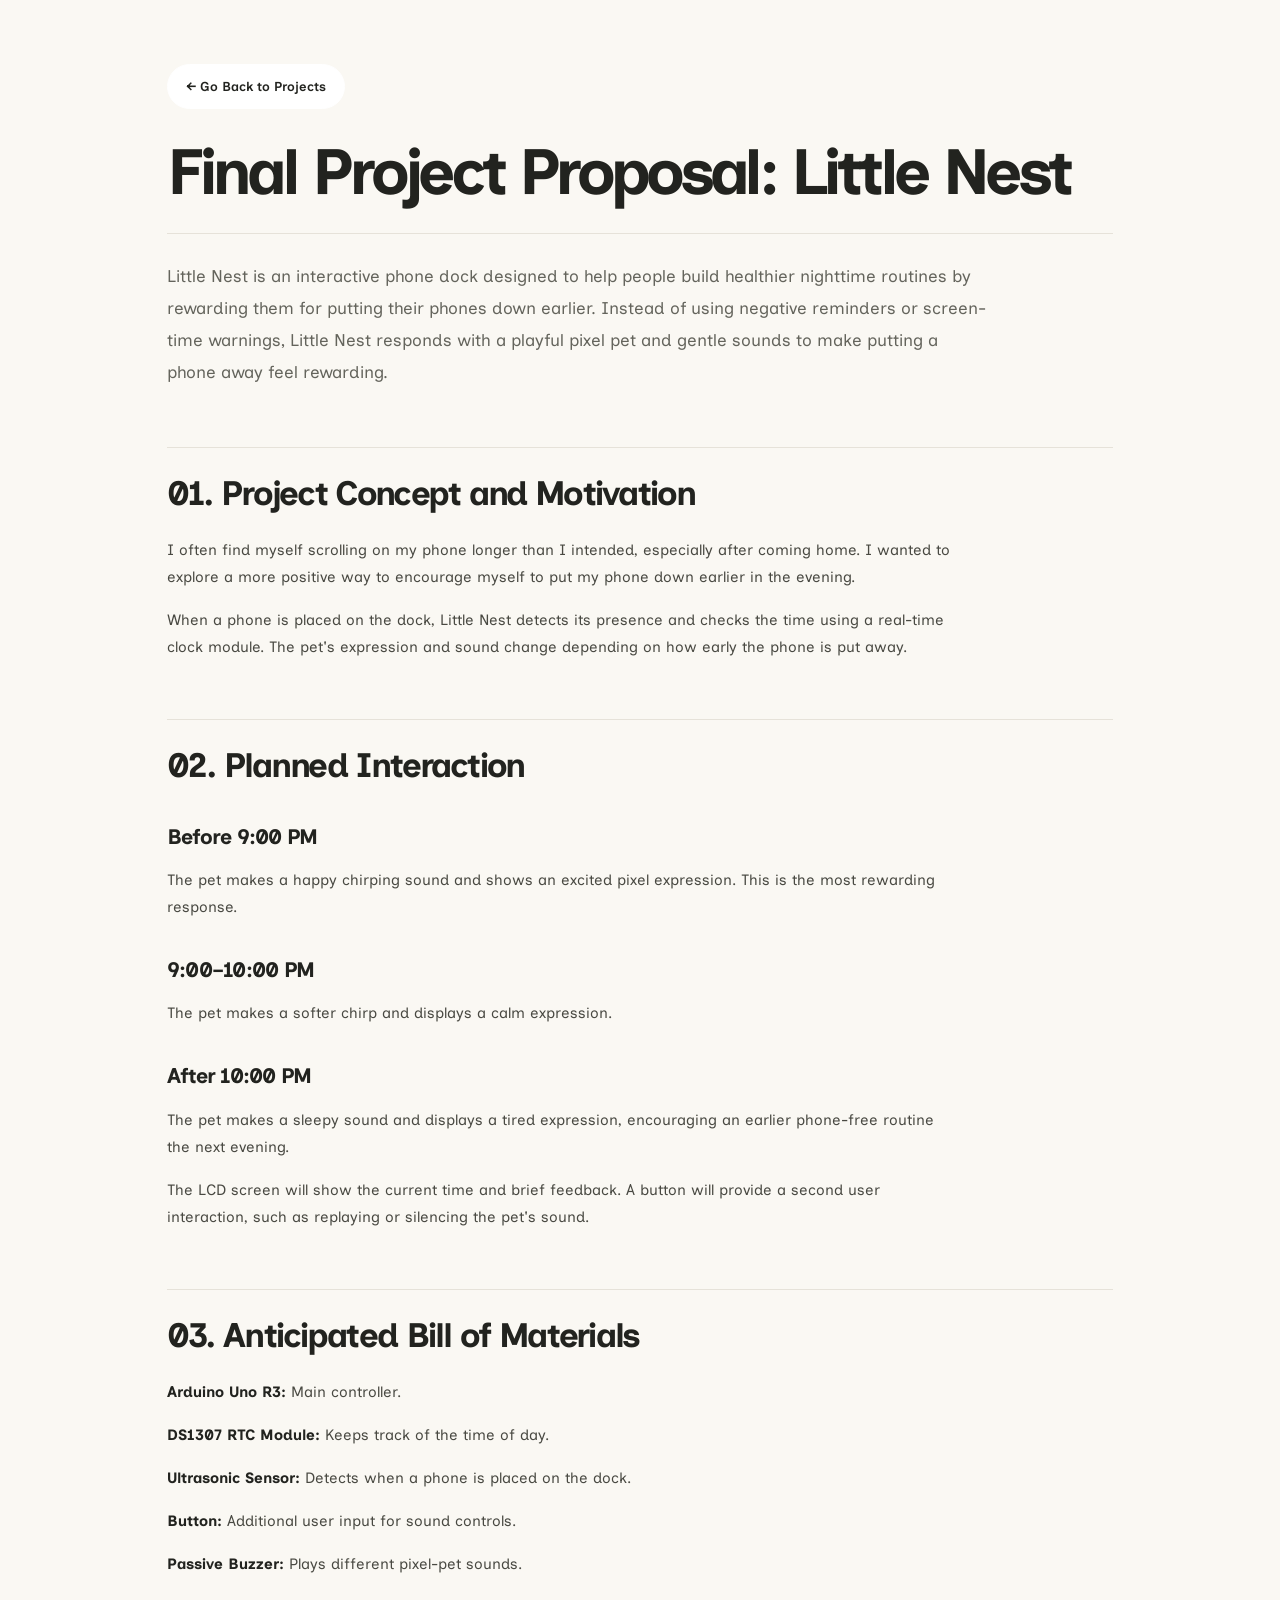
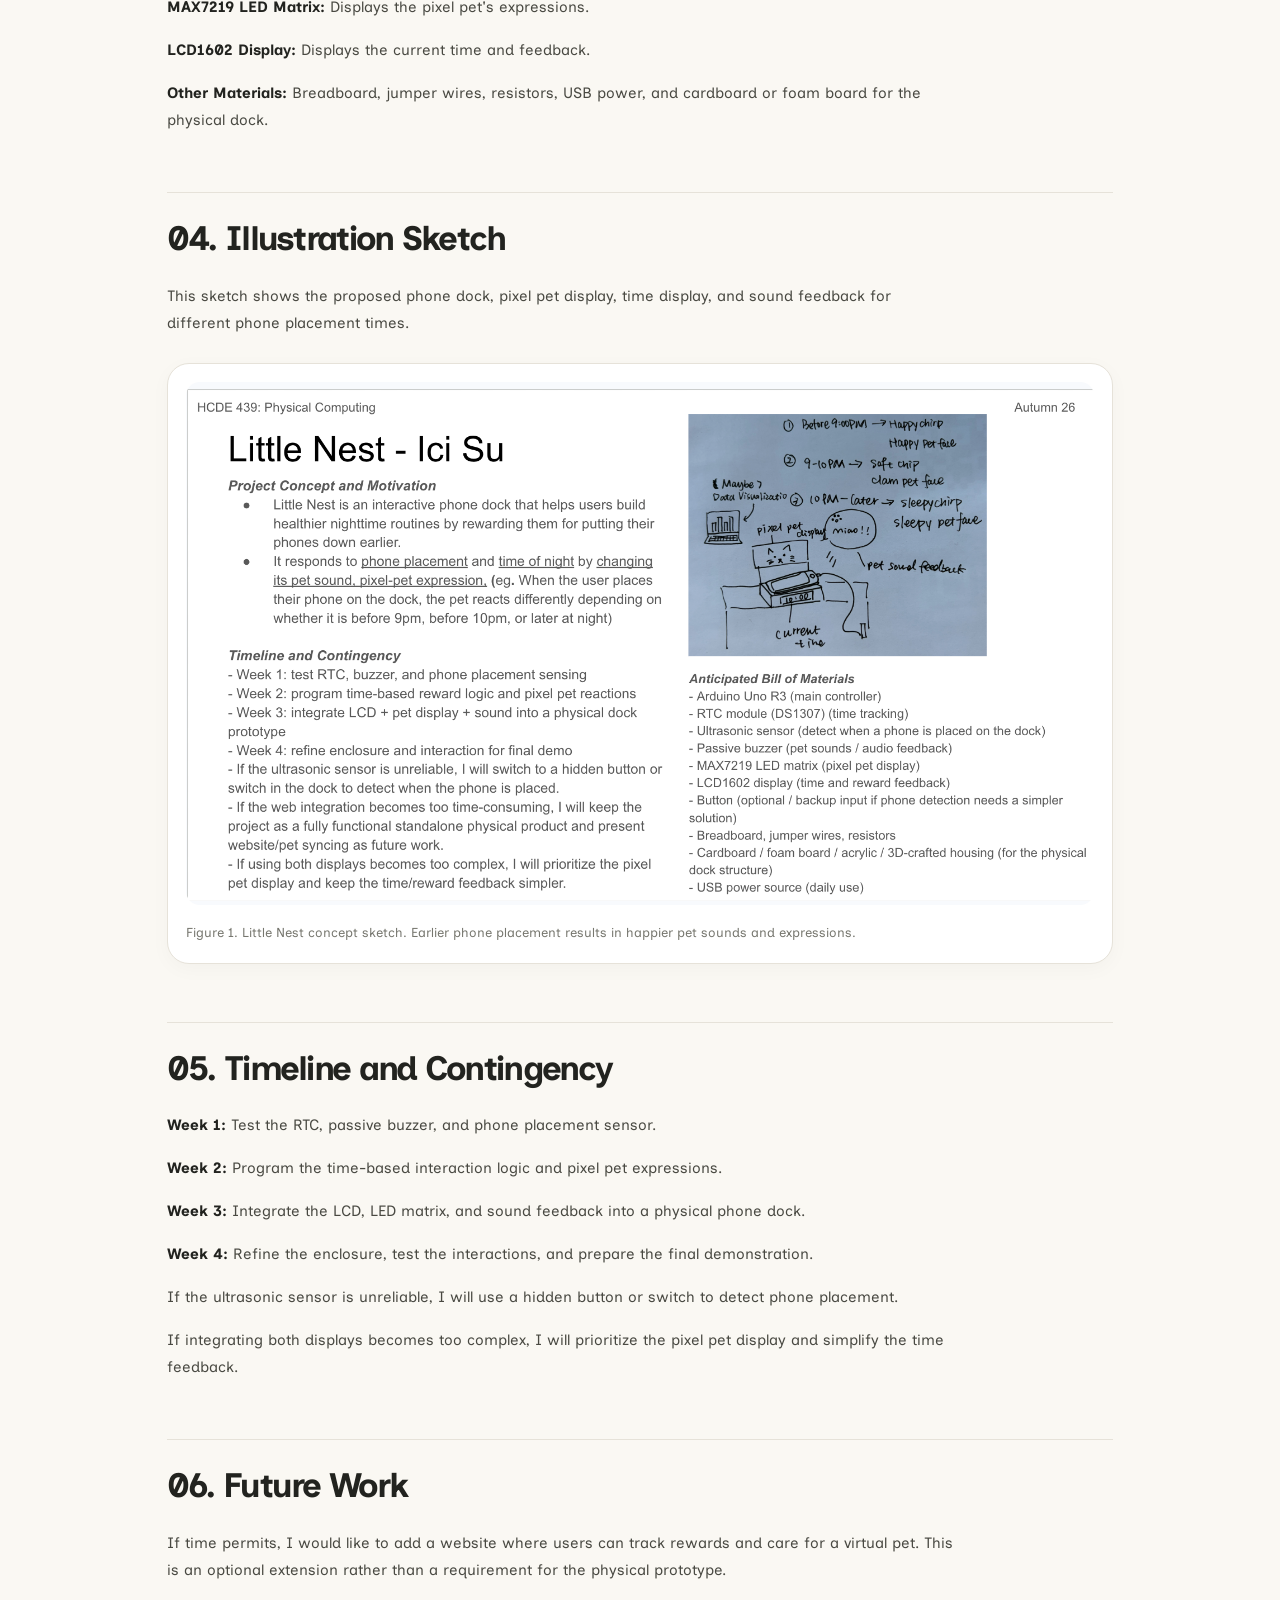
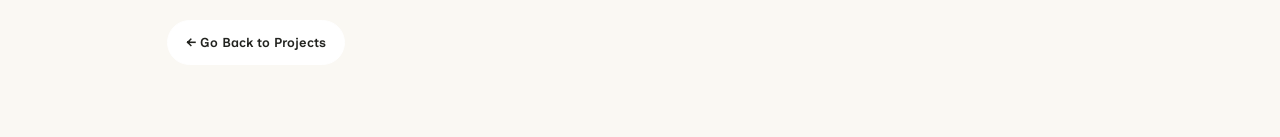
<file: docs/final_project.html>
<!DOCTYPE html>
<html lang="en">
  <head>
    <meta charset="utf-8" />
    <meta
      name="viewport"
      content="width=device-width, initial-scale=1.0"
    />

    <title>Final Project Proposal: Little Nest - HCDE 439</title>

    <link
      href="style.css"
      rel="stylesheet"
      type="text/css"
    />
  </head>

  <body>
    <p class="back-link">
      <a href="index.html">← Go Back to Projects</a>
    </p>

    <h1>Final Project Proposal: Little Nest</h1>

    <div class="header">
      <p>
        Little Nest is an interactive phone dock
        designed to help people build healthier
        nighttime routines by rewarding them for
        putting their phones down earlier.

        Instead of using negative reminders or
        screen-time warnings, Little Nest responds
        with a playful pixel pet and gentle sounds
        to make putting a phone away feel rewarding.
      </p>
    </div>

    <h2>01. Project Concept and Motivation</h2>

    <p>
      I often find myself scrolling on my phone
      longer than I intended, especially after
      coming home. I wanted to explore a more
      positive way to encourage myself to put
      my phone down earlier in the evening.
    </p>

    <p>
      When a phone is placed on the dock,
      Little Nest detects its presence and checks
      the time using a real-time clock module.
      The pet's expression and sound change
      depending on how early the phone is put away.
    </p>

    <h2>02. Planned Interaction</h2>

    <h3>Before 9:00 PM</h3>

    <p>
      The pet makes a happy chirping sound and
      shows an excited pixel expression.
      This is the most rewarding response.
    </p>

    <h3>9:00–10:00 PM</h3>

    <p>
      The pet makes a softer chirp and displays
      a calm expression.
    </p>

    <h3>After 10:00 PM</h3>

    <p>
      The pet makes a sleepy sound and displays
      a tired expression, encouraging an earlier
      phone-free routine the next evening.
    </p>

    <p>
      The LCD screen will show the current time
      and brief feedback. A button will provide
      a second user interaction, such as replaying
      or silencing the pet's sound.
    </p>

    <h2>03. Anticipated Bill of Materials</h2>

    <p>
      <strong>Arduino Uno R3:</strong>
      Main controller.
    </p>

    <p>
      <strong>DS1307 RTC Module:</strong>
      Keeps track of the time of day.
    </p>

    <p>
      <strong>Ultrasonic Sensor:</strong>
      Detects when a phone is placed on the dock.
    </p>

    <p>
      <strong>Button:</strong>
      Additional user input for sound controls.
    </p>

    <p>
      <strong>Passive Buzzer:</strong>
      Plays different pixel-pet sounds.
    </p>

    <p>
      <strong>MAX7219 LED Matrix:</strong>
      Displays the pixel pet's expressions.
    </p>

    <p>
      <strong>LCD1602 Display:</strong>
      Displays the current time and feedback.
    </p>

    <p>
      <strong>Other Materials:</strong>
      Breadboard, jumper wires, resistors,
      USB power, and cardboard or foam board
      for the physical dock.
    </p>

    <h2>04. Illustration Sketch</h2>

    <p>
      This sketch shows the proposed phone dock,
      pixel pet display, time display, and sound
      feedback for different phone placement times.
    </p>

    <figure>
      <img
        src="final-project-sketch.png"
        alt="Hand-drawn concept sketch of Little Nest showing a phone dock, pixel pet, clock, and different sound responses"
      />

      <figcaption>
        Figure 1. Little Nest concept sketch.
        Earlier phone placement results in
        happier pet sounds and expressions.
      </figcaption>
    </figure>

    <h2>05. Timeline and Contingency</h2>

    <p>
      <strong>Week 1:</strong>
      Test the RTC, passive buzzer, and phone
      placement sensor.
    </p>

    <p>
      <strong>Week 2:</strong>
      Program the time-based interaction logic
      and pixel pet expressions.
    </p>

    <p>
      <strong>Week 3:</strong>
      Integrate the LCD, LED matrix, and sound
      feedback into a physical phone dock.
    </p>

    <p>
      <strong>Week 4:</strong>
      Refine the enclosure, test the interactions,
      and prepare the final demonstration.
    </p>

    <p>
      If the ultrasonic sensor is unreliable,
      I will use a hidden button or switch to
      detect phone placement.
    </p>

    <p>
      If integrating both displays becomes too
      complex, I will prioritize the pixel pet
      display and simplify the time feedback.
    </p>

    <h2>06. Future Work</h2>

    <p>
      If time permits, I would like to add a
      website where users can track rewards
      and care for a virtual pet. This is an
      optional extension rather than a requirement
      for the physical prototype.
    </p>

    <p class="back-link">
      <a href="index.html">← Go Back to Projects</a>
    </p>
  </body>
</html>
</file>
<file: docs/style.css>
/* =========================================
   HCDE 439 — Assignment Detail Pages
   File: style.css
   ========================================= */

@import url('https://fonts.googleapis.com/css2?family=Inclusive+Sans:ital,wght@0,400;0,500;0,600;0,700;1,400&display=swap');
   
:root {
  --page-bg: #faf8f3;
  --surface: #ffffff;
  --ink: #22231f;
  --muted: #77776f;
  --line: #e6e2d9;
  --code-bg: #f0eee8;
}

*,
*::before,
*::after {
  box-sizing: border-box;
}

html {
  scroll-behavior: smooth;
  scroll-padding-top: 24px;
}

body {
  max-width: 1100px;
  margin: 0 auto;
  padding: 44px 6%;
  background: var(--page-bg);
  color: var(--ink);
  font-family: 'Inclusive Sans', sans-serif;
  font-size: 15px;
  line-height: 1.8;
  -webkit-font-smoothing: antialiased;
}

/* Main title */

body > h1 {
  margin: 24px 0 26px;
  padding-bottom: 26px;
  border-bottom: 1px solid var(--line);
  font-size: clamp(36px, 5.5vw, 64px);
  font-weight: 800;
  letter-spacing: -0.065em;
  line-height: 1.08;
}

/* Intro */

.header {
  display: block;
  margin: 26px 0 44px;
  color: #64645c;
  font-size: 17px;
  line-height: 1.9;
}

.header p {
  max-width: 820px;
  margin: 0;
}

/* Section headings */

body > h2 {
  margin: 58px 0 22px;
  padding-top: 25px;
  border-top: 1px solid var(--line);
  font-size: clamp(25px, 3.5vw, 34px);
  font-weight: 800;
  letter-spacing: -0.05em;
  line-height: 1.25;
}

body > h3 {
  margin: 34px 0 14px;
  font-size: 21px;
  font-weight: 700;
  letter-spacing: -0.035em;
  line-height: 1.4;
}

/* Paragraphs */

body > p {
  max-width: 790px;
  margin: 16px 0;
  color: #494942;
  overflow-wrap: anywhere;
}

strong {
  color: var(--ink);
  font-weight: 700;
}

/* Image and schematic cards */

figure {
  margin: 26px 0 38px;
  padding: 18px;
  overflow: hidden;
  border: 1px solid var(--line);
  border-radius: 22px;
  background: var(--surface);
  box-shadow: 0 5px 20px rgb(40 35 25 / 3%);
}

figure img {
  display: block;
  width: 100%;
  max-width: 100%;
  height: auto;
  margin: 0 auto;
  border-radius: 14px;
}

figcaption {
  margin-top: 16px;
  color: var(--muted);
  font-size: 13px;
  line-height: 1.8;
}

/* Arduino code */

pre {
  max-width: 100%;
  margin: 24px 0 36px;
  padding: 26px;
  overflow-x: auto;
  border: 1px solid #e3dfd5;
  border-radius: 18px;
  background: var(--code-bg);
  color: #36382f;
  font-size: 13px;
  line-height: 1.8;
  tab-size: 2;
  -webkit-overflow-scrolling: touch;
}

pre code {
  font-family: "SFMono-Regular", Consolas, Monaco, monospace;
  white-space: pre;
}

/* Links */

body > p > a {
  display: inline-flex;
  align-items: center;
  justify-content: center;
  margin-top: 20px;
  padding: 11px 21px;
  border: 1px solid var(--ink);
  border-radius: 999px;
  background: transparent;
  color: var(--ink);
  font-size: 13px;
  font-weight: 700;
  text-decoration: none;
  transition:
    background 180ms ease,
    color 180ms ease;
}

body > p > a:hover {
  background: var(--ink);
  color: white;
}

/* Responsive */

@media (max-width: 650px) {
  body {
    padding: 28px 5%;
    font-size: 14px;
  }

  body > h1 {
    margin-top: 15px;
    padding-bottom: 20px;
    font-size: 39px;
  }

  .header {
    margin: 22px 0 34px;
    font-size: 15px;
  }

  body > h2 {
    margin-top: 42px;
    padding-top: 20px;
    font-size: 26px;
  }

  body > h3 {
    margin-top: 28px;
    font-size: 19px;
  }

  figure {
    margin: 22px 0 30px;
    padding: 10px;
    border-radius: 17px;
  }

  figure img {
    border-radius: 10px;
  }

  figcaption {
    margin-top: 12px;
    font-size: 12px;
  }

  pre {
    padding: 16px;
    border-radius: 14px;
    font-size: 11px;
  }
}

/* Accessibility */

@media (prefers-reduced-motion: reduce) {
  *,
  *::before,
  *::after {
    scroll-behavior: auto !important;
    transition: none !important;
  }
}
/* Go back to projects button */

body > .back-link {
  max-width: none;
  margin: 0 0 28px;
}

.back-link a {
  display: inline-flex;
  align-items: center;
  padding: 10px 18px;
  border: 1px solid #ffffff;
  border-radius: 999px;
  background: #ffffff;
  color: #22231f;
  font-size: 13px;
  font-weight: 600;
  text-decoration: none;
  transition: background 180ms ease, color 180ms ease;
}

.back-link a:hover {
  background: #22231f;
  color: #ffffff;
}


/* Assignment 2 video styling */

figure video {
  display: block;
  width: 100%;
  height: auto;
  border-radius: 14px;
  background: #22231f;
}

/* Video styling on mobile */

@media (max-width: 650px) {
  figure video {
    border-radius: 10px;
  }
}
</file>
